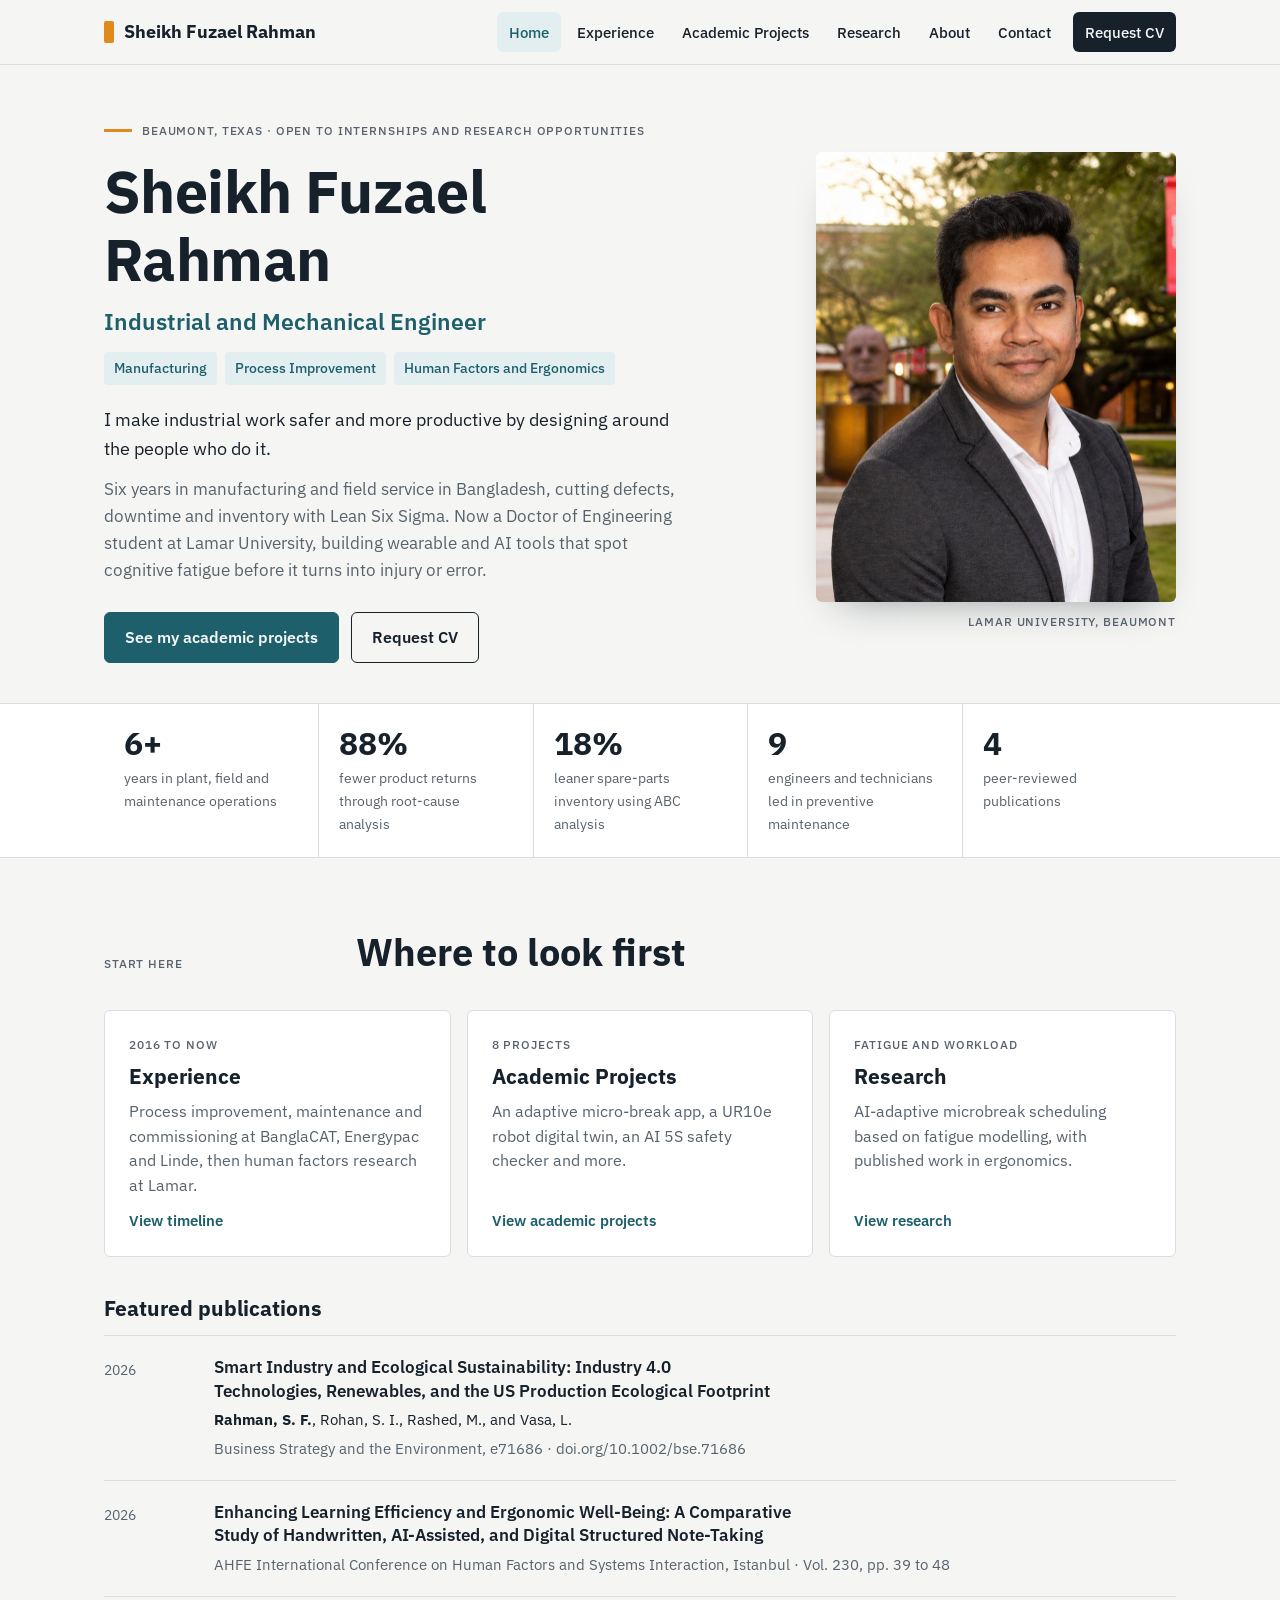
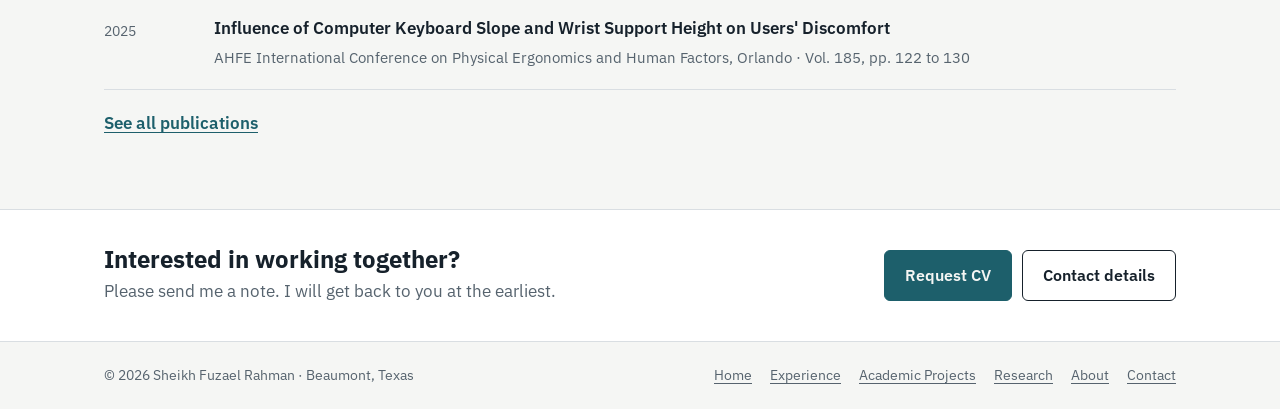
<file: index.html>
<!DOCTYPE html>
<html lang="en-GB">
<head>
<meta charset="utf-8">
<meta name="viewport" content="width=device-width, initial-scale=1">
<title>Sheikh Fuzael Rahman</title>
<meta name="description" content="Sheikh Fuzael Rahman is an industrial engineer working in human factors and ergonomics. Six years in industry, now a Doctor of Engineering student at Lamar University building tools that keep people safe and productive at work.">
<meta property="og:title" content="Sheikh Fuzael Rahman | Industrial and Mechanical Engineer, Manufacturing, Human Factors and Ergonomics">
<meta property="og:description" content="Six years in industry. Now building tools that keep people safe and productive at work.">
<meta property="og:type" content="website">
<link rel="icon" href="assets/favicon.svg" type="image/svg+xml">
<link rel="preconnect" href="https://fonts.googleapis.com">
<link rel="preconnect" href="https://fonts.gstatic.com" crossorigin>
<link href="https://fonts.googleapis.com/css2?family=IBM+Plex+Sans:ital,wght@0,400;0,500;0,600;0,700;1,400&display=swap" rel="stylesheet">
<link rel="stylesheet" href="assets/site.css">
</head>
<body>
<a class="skip" href="#main">Skip to content</a>

<header class="site-header">
  <div class="wrap">
    <a class="brand" href="index.html" aria-label="Sheikh Fuzael Rahman, go to home page" title="Go to home page"><span class="brand-mark" aria-hidden="true"></span>Sheikh Fuzael Rahman</a>
    <button class="menu-btn" id="menu-btn" aria-expanded="false" aria-controls="site-nav">Menu</button>
    <nav class="nav" id="site-nav" aria-label="Main">
      <a href="index.html" aria-current="page">Home</a>
      <a href="experience.html">Experience</a>
      <a href="projects.html">Academic Projects</a>
      <a href="research.html">Research</a>
      <a href="about.html">About</a>
      <a href="contact.html">Contact</a>
      <a href="contact.html#request-cv" class="nav-cta">Request CV</a>
    </nav>
  </div>
</header>

<main id="main">

<!-- HOME -->
<section class="hero" id="top">
  <div class="wrap">
    <div>
      <p class="eyebrow mono">Beaumont, Texas · Open to internships and research opportunities</p>
      <h1>Sheikh Fuzael Rahman</h1>
      <p class="role">Industrial and Mechanical Engineer</p>
      <ul class="focus" aria-label="Areas of focus"><li>Manufacturing</li><li>Process Improvement</li><li>Human Factors and Ergonomics</li></ul>
      <p class="tagline">I make industrial work safer and more productive by designing around the people who do it.</p>
      <p class="sub">Six years in manufacturing and field service in Bangladesh, cutting defects, downtime and inventory with Lean Six Sigma. Now a Doctor of Engineering student at Lamar University, building wearable and AI tools that spot cognitive fatigue before it turns into injury or error.</p>
      <div class="actions">
        <a class="btn primary" href="projects.html">See my academic projects</a>
        <a class="btn" href="mailto:sheikh.fuzael.rahman@outlook.com?subject=CV%20request%20for%20Sheikh%20Fuzael%20Rahman&amp;body=Hello%20Sheikh%2C%0A%0AI%20came%20across%20your%20website%20and%20would%20like%20to%20request%20a%20copy%20of%20your%20CV.%0A%0AName%3A%0AOrganisation%3A%0ARole%20or%20opportunity%3A%0A%0AThank%20you.">Request CV</a>
      </div>
    </div>
    <figure class="portrait" style="margin:0">
      <img src="assets/sheikh-fuzael-rahman.jpg" alt="Sheikh Fuzael Rahman on the Lamar University campus" width="720" height="945">
      <figcaption class="mono">Lamar University, Beaumont</figcaption>
    </figure>
  </div>
</section>

<div class="figures" aria-label="Key figures">
  <div class="wrap">
    <ul>
      <li><div class="num">6+</div><div class="lbl">years in plant, field and maintenance operations</div></li>
      <li><div class="num">88%</div><div class="lbl">fewer product returns through root-cause analysis</div></li>
      <li><div class="num">18%</div><div class="lbl">leaner spare-parts inventory using ABC analysis</div></li>
      <li><div class="num">9</div><div class="lbl">engineers and technicians led in preventive maintenance</div></li>
      <li><div class="num">4</div><div class="lbl">peer-reviewed publications</div></li>
    </ul>
  </div>
</div>

<section class="block" aria-labelledby="start-h">
  <div class="wrap">
    <div class="section-head">
      <span class="mono">Start here</span>
      <div><h2 id="start-h">Where to look first</h2></div>
    </div>
    <div class="highlights">
      <a class="hl" href="experience.html">
        <span class="mono" style="color:var(--muted)">2016 to now</span>
        <h3>Experience</h3>
        <p>Process improvement, maintenance and commissioning at BanglaCAT, Energypac and Linde, then human factors research at Lamar.</p>
        <span class="go">View timeline</span>
      </a>
      <a class="hl" href="projects.html">
        <span class="mono" style="color:var(--muted)">8 projects</span>
        <h3>Academic Projects</h3>
        <p>An adaptive micro-break app, a UR10e robot digital twin, an AI 5S safety checker and more.</p>
        <span class="go">View academic projects</span>
      </a>
      <a class="hl" href="research.html">
        <span class="mono" style="color:var(--muted)">Fatigue and workload</span>
        <h3>Research</h3>
        <p>AI-adaptive microbreak scheduling based on fatigue modelling, with published work in ergonomics.</p>
        <span class="go">View research</span>
      </a>
    </div>

    <h3 class="sub-head" id="featured-pubs">Featured publications</h3>
    <ol class="pubs">
      <li class="pub">
        <span class="yr">2026</span>
        <div>
          <h3><a href="https://doi.org/10.1002/bse.71686" target="_blank" rel="noopener">Smart Industry and Ecological Sustainability: Industry 4.0 Technologies, Renewables, and the US Production Ecological Footprint</a></h3>
          <p class="authors"><strong>Rahman, S. F.</strong>, Rohan, S. I., Rashed, M., and Vasa, L.</p>
          <p class="venue">Business Strategy and the Environment, e71686 · doi.org/10.1002/bse.71686</p>
        </div>
      </li>
      <li class="pub">
        <span class="yr">2026</span>
        <div>
          <h3><a href="https://doi.org/10.54941/ahfe1007975" target="_blank" rel="noopener">Enhancing Learning Efficiency and Ergonomic Well-Being: A Comparative Study of Handwritten, AI-Assisted, and Digital Structured Note-Taking</a></h3>
          <p class="venue">AHFE International Conference on Human Factors and Systems Interaction, Istanbul · Vol. 230, pp. 39 to 48</p>
        </div>
      </li>
      <li class="pub">
        <span class="yr">2025</span>
        <div>
          <h3><a href="https://doi.org/10.54941/ahfe1006472" target="_blank" rel="noopener">Influence of Computer Keyboard Slope and Wrist Support Height on Users' Discomfort</a></h3>
          <p class="venue">AHFE International Conference on Physical Ergonomics and Human Factors, Orlando · Vol. 185, pp. 122 to 130</p>
        </div>
      </li>
    </ol>
    <a class="more-link" href="research.html#publications">See all publications</a>
  </div>
</section>

</main>

<section class="cta-band" aria-label="Get in touch">
  <div class="wrap">
    <div>
      <h2>Interested in working together?</h2>
      <p>Please send me a note. I will get back to you at the earliest.</p>
    </div>
    <div class="btn-row">
      <a class="btn primary" href="mailto:sheikh.fuzael.rahman@outlook.com?subject=CV%20request%20for%20Sheikh%20Fuzael%20Rahman&amp;body=Hello%20Sheikh%2C%0A%0AI%20came%20across%20your%20website%20and%20would%20like%20to%20request%20a%20copy%20of%20your%20CV.%0A%0AName%3A%0AOrganisation%3A%0ARole%20or%20opportunity%3A%0A%0AThank%20you.">Request CV</a>
      <a class="btn" href="contact.html">Contact details</a>
    </div>
  </div>
</section>
<footer>
  <div class="wrap">
    <span>© 2026 Sheikh Fuzael Rahman · Beaumont, Texas</span>
    <nav aria-label="Footer">
      <a href="index.html">Home</a><a href="experience.html">Experience</a><a href="projects.html">Academic Projects</a><a href="research.html">Research</a><a href="about.html">About</a><a href="contact.html">Contact</a>
    </nav>
  </div>
</footer>
<div class="toast" id="toast" role="status" aria-live="polite"></div>
<script src="assets/site.js"></script>
</body>
</html>
</file>
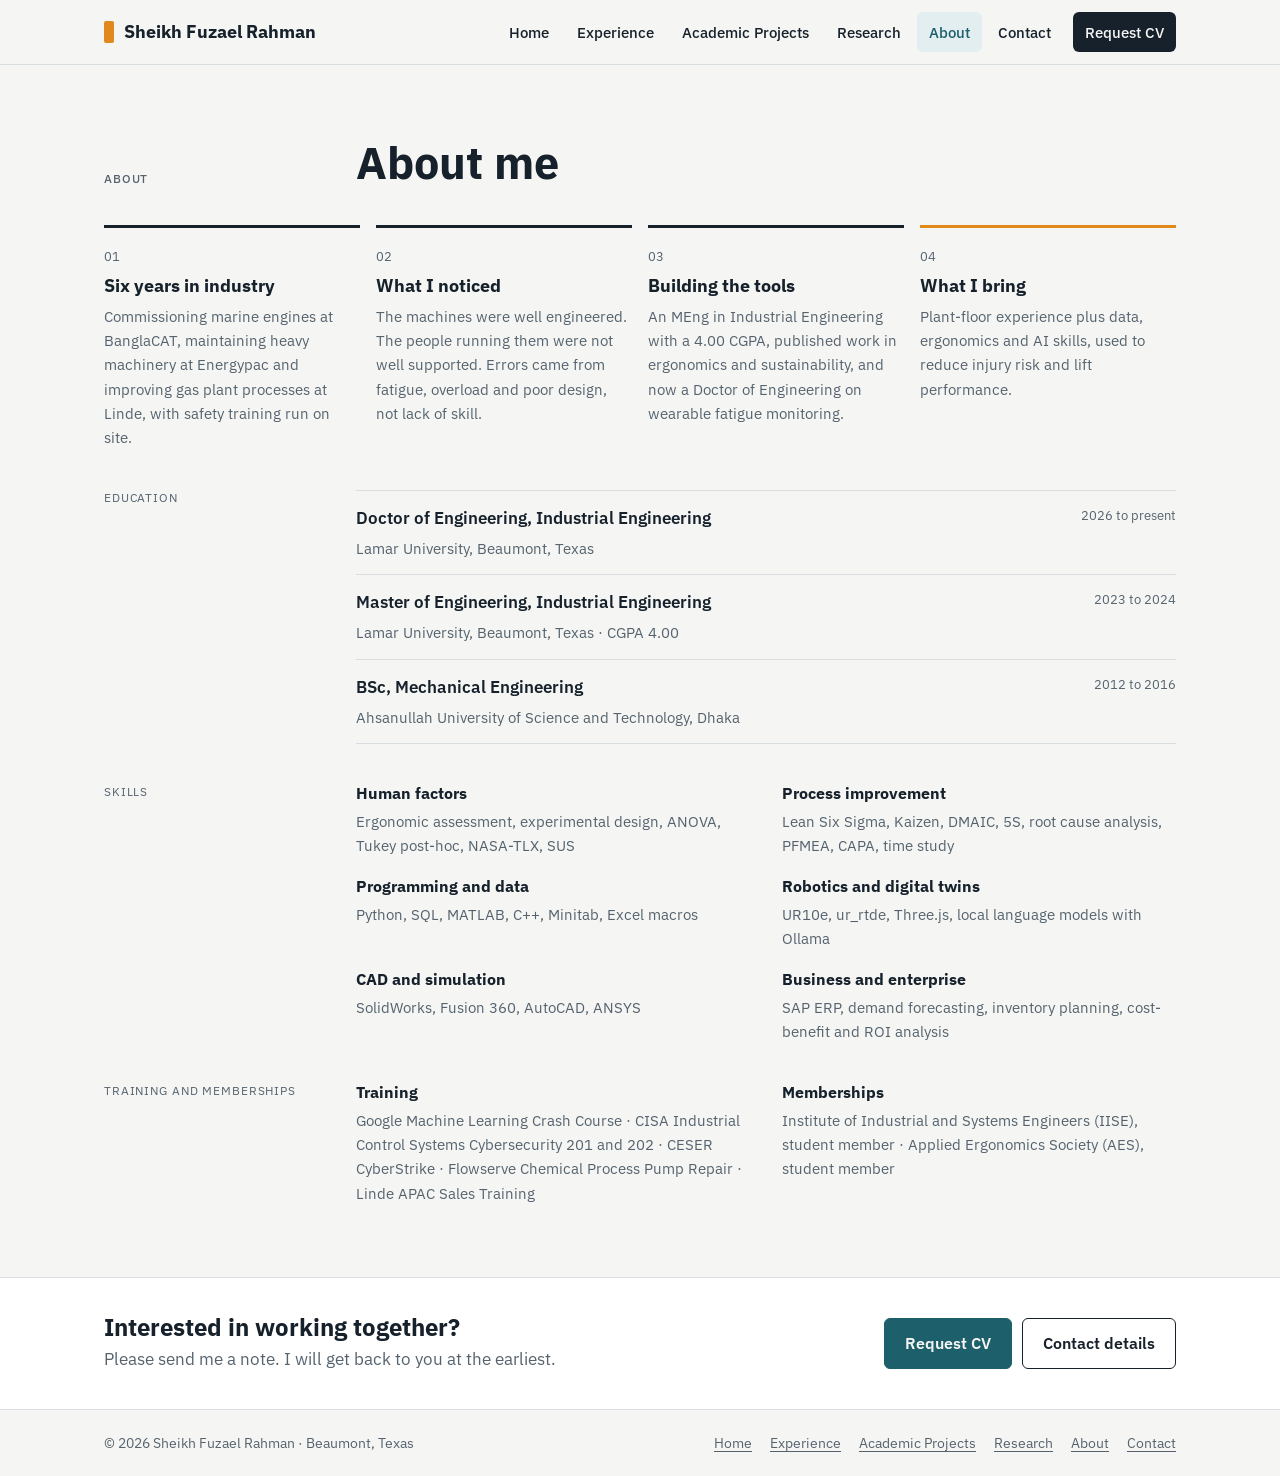
<file: about.html>
<!DOCTYPE html>
<html lang="en-GB">
<head>
<meta charset="utf-8">
<meta name="viewport" content="width=device-width, initial-scale=1">
<title>About | Sheikh Fuzael Rahman</title>
<meta name="description" content="Background, education and skills of Sheikh Fuzael Rahman, industrial engineer in human factors and ergonomics.">
<meta property="og:title" content="Sheikh Fuzael Rahman | Industrial Engineer, Human Factors and Ergonomics">
<meta property="og:description" content="Six years in industry. Now building tools that keep people safe and productive at work.">
<meta property="og:type" content="website">
<link rel="icon" href="assets/favicon.svg" type="image/svg+xml">
<link rel="preconnect" href="https://fonts.googleapis.com">
<link rel="preconnect" href="https://fonts.gstatic.com" crossorigin>
<link href="https://fonts.googleapis.com/css2?family=IBM+Plex+Sans:ital,wght@0,400;0,500;0,600;0,700;1,400&display=swap" rel="stylesheet">
<link rel="stylesheet" href="assets/site.css">
</head>
<body>
<a class="skip" href="#main">Skip to content</a>

<header class="site-header">
  <div class="wrap">
    <a class="brand" href="index.html" aria-label="Sheikh Fuzael Rahman, go to home page" title="Go to home page"><span class="brand-mark" aria-hidden="true"></span>Sheikh Fuzael Rahman</a>
    <button class="menu-btn" id="menu-btn" aria-expanded="false" aria-controls="site-nav">Menu</button>
    <nav class="nav" id="site-nav" aria-label="Main">
      <a href="index.html">Home</a>
      <a href="experience.html">Experience</a>
      <a href="projects.html">Academic Projects</a>
      <a href="research.html">Research</a>
      <a href="about.html" aria-current="page">About</a>
      <a href="contact.html">Contact</a>
      <a href="contact.html#request-cv" class="nav-cta">Request CV</a>
    </nav>
  </div>
</header>

<main id="main">

<!-- ABOUT -->
<section class="block page-intro" id="about" aria-labelledby="about-h">
  <div class="wrap">
    <div class="section-head">
      <span class="mono">About</span>
      <div><h1 id="about-h" style="font-size:clamp(2rem,4vw,2.8rem)">About me</h1></div>
    </div>

    <div class="about-stack">
      <ol class="story">
        <li>
          <h3>Six years in industry</h3>
          <p>Commissioning marine engines at BanglaCAT, maintaining heavy machinery at Energypac and improving gas plant processes at Linde, with safety training run on site.</p>
        </li>
        <li>
          <h3>What I noticed</h3>
          <p>The machines were well engineered. The people running them were not well supported. Errors came from fatigue, overload and poor design, not lack of skill.</p>
        </li>
        <li>
          <h3>Building the tools</h3>
          <p>An MEng in Industrial Engineering with a 4.00 CGPA, published work in ergonomics and sustainability, and now a Doctor of Engineering on wearable fatigue monitoring.</p>
        </li>
        <li>
          <h3>What I bring</h3>
          <p>Plant-floor experience plus data, ergonomics and AI skills, used to reduce injury risk and lift performance.</p>
        </li>
      </ol>

      <div class="body-grid">
        <h3 class="mono" style="color:var(--muted);font-weight:400">Education</h3>
        <ul class="edu">
          <li><strong>Doctor of Engineering, Industrial Engineering</strong><span class="where">Lamar University, Beaumont, Texas</span><span class="when">2026 to present</span></li>
          <li><strong>Master of Engineering, Industrial Engineering</strong><span class="where">Lamar University, Beaumont, Texas · CGPA 4.00</span><span class="when">2023 to 2024</span></li>
          <li><strong>BSc, Mechanical Engineering</strong><span class="where">Ahsanullah University of Science and Technology, Dhaka</span><span class="when">2012 to 2016</span></li>
        </ul>
      </div>

      <div class="body-grid">
        <h3 class="mono" style="color:var(--muted);font-weight:400">Skills</h3>
        <div class="skills">
          <div><h4>Human factors</h4><p>Ergonomic assessment, experimental design, ANOVA, Tukey post-hoc, NASA-TLX, SUS</p></div>
          <div><h4>Process improvement</h4><p>Lean Six Sigma, Kaizen, DMAIC, 5S, root cause analysis, PFMEA, CAPA, time study</p></div>
          <div><h4>Programming and data</h4><p>Python, SQL, MATLAB, C++, Minitab, Excel macros</p></div>
          <div><h4>Robotics and digital twins</h4><p>UR10e, ur_rtde, Three.js, local language models with Ollama</p></div>
          <div><h4>CAD and simulation</h4><p>SolidWorks, Fusion 360, AutoCAD, ANSYS</p></div>
          <div><h4>Business and enterprise</h4><p>SAP ERP, demand forecasting, inventory planning, cost-benefit and ROI analysis</p></div>
        </div>
      </div>

      <div class="body-grid">
        <h3 class="mono" style="color:var(--muted);font-weight:400">Training and memberships</h3>
        <div class="skills">
          <div><h4>Training</h4><p>Google Machine Learning Crash Course · CISA Industrial Control Systems Cybersecurity 201 and 202 · CESER CyberStrike · Flowserve Chemical Process Pump Repair · Linde APAC Sales Training</p></div>
          <div><h4>Memberships</h4><p>Institute of Industrial and Systems Engineers (IISE), student member · Applied Ergonomics Society (AES), student member</p></div>
        </div>
      </div>
    </div>
  </div>
</section>

</main>

<section class="cta-band" aria-label="Get in touch">
  <div class="wrap">
    <div>
      <h2>Interested in working together?</h2>
      <p>Please send me a note. I will get back to you at the earliest.</p>
    </div>
    <div class="btn-row">
      <a class="btn primary" href="mailto:sheikh.fuzael.rahman@outlook.com?subject=CV%20request%20for%20Sheikh%20Fuzael%20Rahman&amp;body=Hello%20Sheikh%2C%0A%0AI%20came%20across%20your%20website%20and%20would%20like%20to%20request%20a%20copy%20of%20your%20CV.%0A%0AName%3A%0AOrganisation%3A%0ARole%20or%20opportunity%3A%0A%0AThank%20you.">Request CV</a>
      <a class="btn" href="contact.html">Contact details</a>
    </div>
  </div>
</section>
<footer>
  <div class="wrap">
    <span>© 2026 Sheikh Fuzael Rahman · Beaumont, Texas</span>
    <nav aria-label="Footer">
      <a href="index.html">Home</a><a href="experience.html">Experience</a><a href="projects.html">Academic Projects</a><a href="research.html">Research</a><a href="about.html">About</a><a href="contact.html">Contact</a>
    </nav>
  </div>
</footer>
<div class="toast" id="toast" role="status" aria-live="polite"></div>
<script src="assets/site.js"></script>
</body>
</html>
</file>
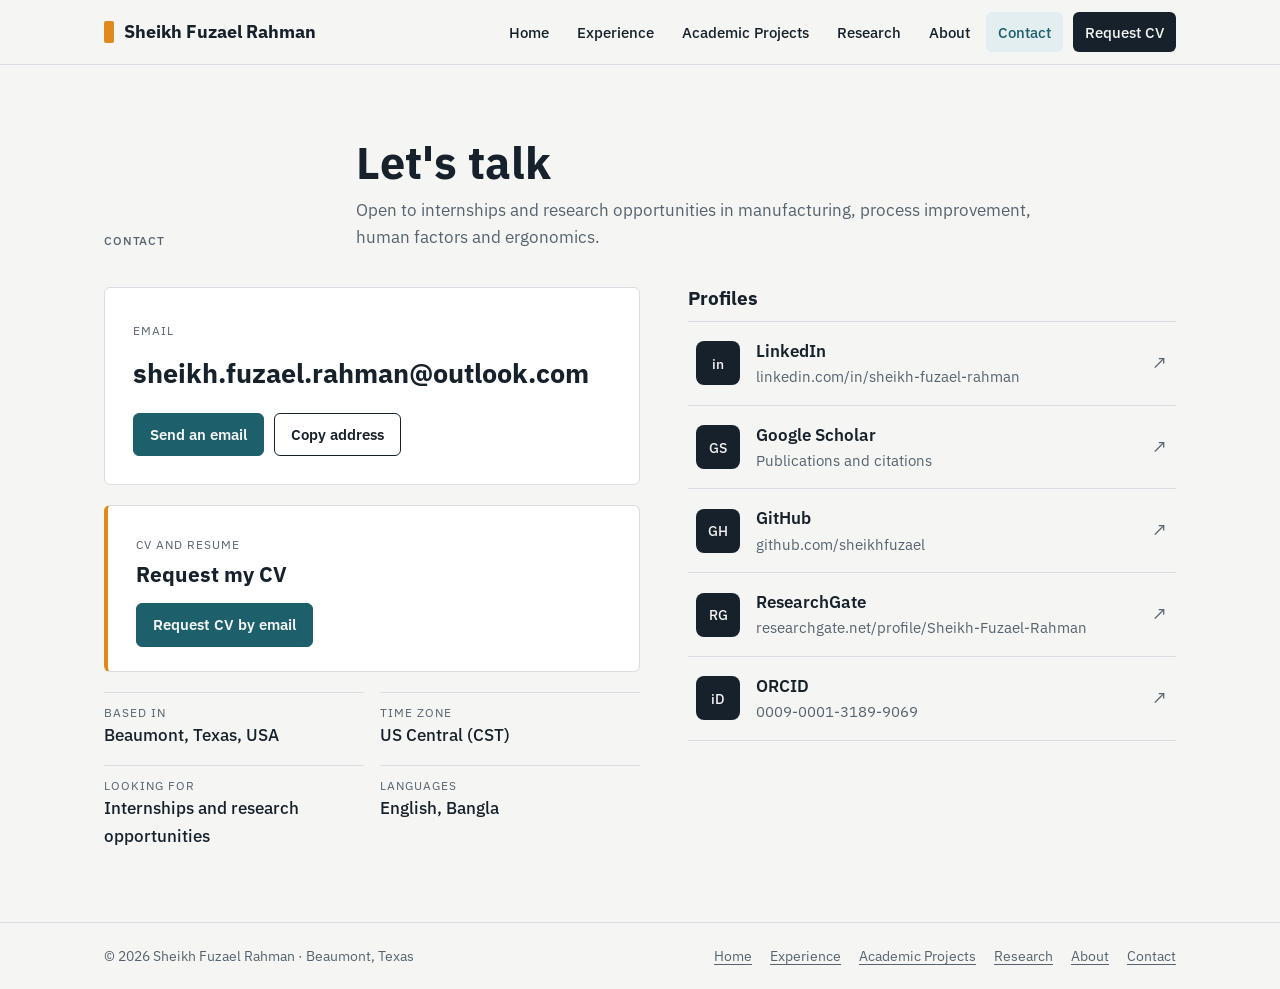
<file: contact.html>
<!DOCTYPE html>
<html lang="en-GB">
<head>
<meta charset="utf-8">
<meta name="viewport" content="width=device-width, initial-scale=1">
<title>Contact | Sheikh Fuzael Rahman</title>
<meta name="description" content="Contact Sheikh Fuzael Rahman or request his CV.">
<meta property="og:title" content="Sheikh Fuzael Rahman | Industrial Engineer, Human Factors and Ergonomics">
<meta property="og:description" content="Six years in industry. Now building tools that keep people safe and productive at work.">
<meta property="og:type" content="website">
<link rel="icon" href="assets/favicon.svg" type="image/svg+xml">
<link rel="preconnect" href="https://fonts.googleapis.com">
<link rel="preconnect" href="https://fonts.gstatic.com" crossorigin>
<link href="https://fonts.googleapis.com/css2?family=IBM+Plex+Sans:ital,wght@0,400;0,500;0,600;0,700;1,400&display=swap" rel="stylesheet">
<link rel="stylesheet" href="assets/site.css">
</head>
<body>
<a class="skip" href="#main">Skip to content</a>

<header class="site-header">
  <div class="wrap">
    <a class="brand" href="index.html" aria-label="Sheikh Fuzael Rahman, go to home page" title="Go to home page"><span class="brand-mark" aria-hidden="true"></span>Sheikh Fuzael Rahman</a>
    <button class="menu-btn" id="menu-btn" aria-expanded="false" aria-controls="site-nav">Menu</button>
    <nav class="nav" id="site-nav" aria-label="Main">
      <a href="index.html">Home</a>
      <a href="experience.html">Experience</a>
      <a href="projects.html">Academic Projects</a>
      <a href="research.html">Research</a>
      <a href="about.html">About</a>
      <a href="contact.html" aria-current="page">Contact</a>
      <a href="contact.html#request-cv" class="nav-cta">Request CV</a>
    </nav>
  </div>
</header>

<main id="main">

<section class="block page-intro" id="contact" aria-labelledby="contact-h">
  <div class="wrap">
    <div class="section-head">
      <span class="mono">Contact</span>
      <div>
        <h1 id="contact-h" style="font-size:clamp(2rem,4vw,2.8rem)">Let's talk</h1>
        <p>Open to internships and research opportunities in manufacturing, process improvement, human factors and ergonomics.</p>
      </div>
    </div>

    <div class="contact-layout">
      <div class="contact-main">
        <div class="email-card">
          <span class="k">Email</span>
          <a class="email-address" href="mailto:sheikh.fuzael.rahman@outlook.com?subject=Hello%20from%20your%20website">sheikh.fuzael.rahman@outlook.com</a>
          <div class="btn-row">
            <a class="btn primary small" href="mailto:sheikh.fuzael.rahman@outlook.com?subject=Hello%20from%20your%20website">Send an email</a>
            <button class="btn small" type="button" data-copy="sheikh.fuzael.rahman@outlook.com">Copy address</button>
          </div>
        </div>

        <div class="cv-card" id="request-cv">
          <span class="k">CV and resume</span>
          <h3>Request my CV</h3>
          <a class="btn primary small" href="mailto:sheikh.fuzael.rahman@outlook.com?subject=CV%20request%20for%20Sheikh%20Fuzael%20Rahman&amp;body=Hello%20Sheikh%2C%0A%0AI%20came%20across%20your%20website%20and%20would%20like%20to%20request%20a%20copy%20of%20your%20CV.%0A%0AName%3A%0AOrganisation%3A%0ARole%20or%20opportunity%3A%0A%0AThank%20you.">Request CV by email</a>
        </div>

        <ul class="facts">
          <li><span class="k">Based in</span><span class="v">Beaumont, Texas, USA</span></li>
          <li><span class="k">Time zone</span><span class="v">US Central (CST)</span></li>
          <li><span class="k">Looking for</span><span class="v">Internships and research opportunities</span></li>
          <li><span class="k">Languages</span><span class="v">English, Bangla</span></li>
        </ul>
      </div>

      <div>
        <h2 class="profiles-head">Profiles</h2>
        <ul class="profiles">
          <li><a href="https://www.linkedin.com/in/sheikh-fuzael-rahman/" target="_blank" rel="noopener"><span class="badge" aria-hidden="true">in</span><span><span class="name">LinkedIn</span><span class="handle">linkedin.com/in/sheikh-fuzael-rahman</span></span><span class="arrow" aria-hidden="true">↗</span></a></li>
          <li><a href="https://scholar.google.com/citations?user=crvmv2EAAAAJ&amp;hl=en" target="_blank" rel="noopener"><span class="badge" aria-hidden="true">GS</span><span><span class="name">Google Scholar</span><span class="handle">Publications and citations</span></span><span class="arrow" aria-hidden="true">↗</span></a></li>
          <li><a href="https://github.com/sheikhfuzael" target="_blank" rel="noopener"><span class="badge" aria-hidden="true">GH</span><span><span class="name">GitHub</span><span class="handle">github.com/sheikhfuzael</span></span><span class="arrow" aria-hidden="true">↗</span></a></li>
          <li><a href="https://www.researchgate.net/profile/Sheikh-Fuzael-Rahman" target="_blank" rel="noopener"><span class="badge" aria-hidden="true">RG</span><span><span class="name">ResearchGate</span><span class="handle">researchgate.net/profile/Sheikh-Fuzael-Rahman</span></span><span class="arrow" aria-hidden="true">↗</span></a></li>
          <li><a href="https://orcid.org/0009-0001-3189-9069" target="_blank" rel="noopener"><span class="badge" aria-hidden="true">iD</span><span><span class="name">ORCID</span><span class="handle">0009-0001-3189-9069</span></span><span class="arrow" aria-hidden="true">↗</span></a></li>
        </ul>
      </div>
    </div>
  </div>
</section>

</main>

<footer>
  <div class="wrap">
    <span>© 2026 Sheikh Fuzael Rahman · Beaumont, Texas</span>
    <nav aria-label="Footer">
      <a href="index.html">Home</a><a href="experience.html">Experience</a><a href="projects.html">Academic Projects</a><a href="research.html">Research</a><a href="about.html">About</a><a href="contact.html">Contact</a>
    </nav>
  </div>
</footer>
<div class="toast" id="toast" role="status" aria-live="polite"></div>
<script src="assets/site.js"></script>
</body>
</html>
</file>
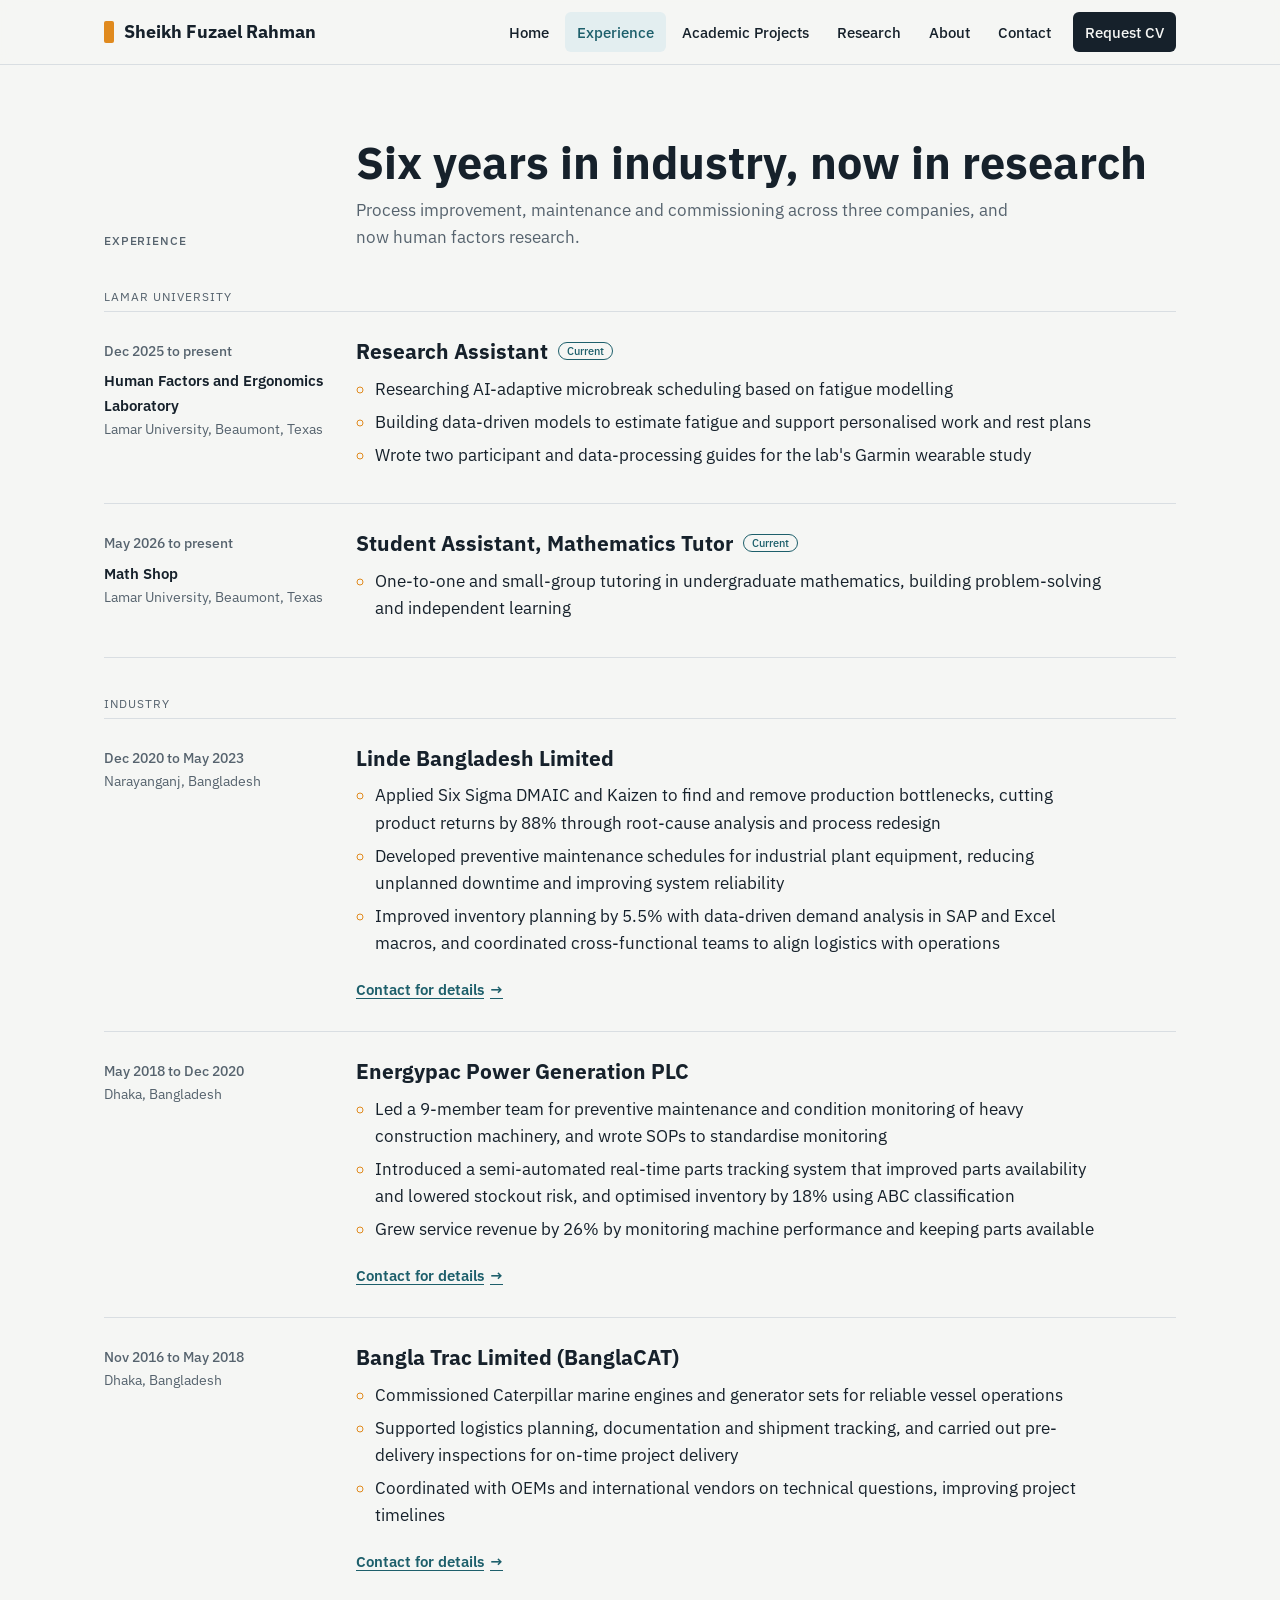
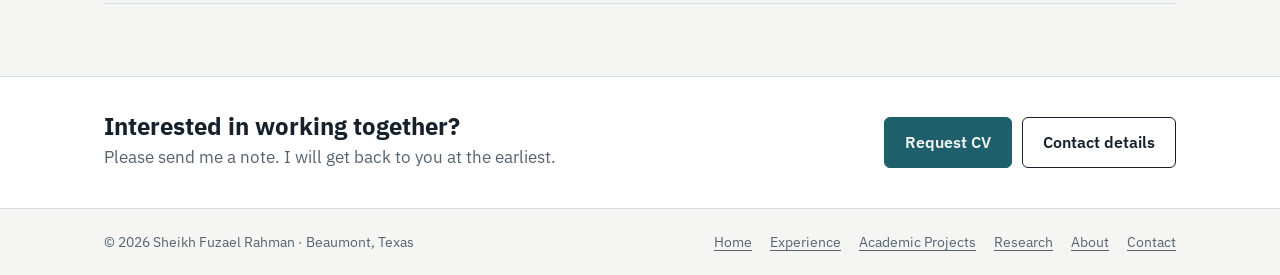
<file: experience.html>
<!DOCTYPE html>
<html lang="en-GB">
<head>
<meta charset="utf-8">
<meta name="viewport" content="width=device-width, initial-scale=1">
<title>Experience | Sheikh Fuzael Rahman</title>
<meta name="description" content="Work history of Sheikh Fuzael Rahman, from BanglaCAT, Energypac and Linde Bangladesh to human factors research at Lamar University.">
<meta property="og:title" content="Sheikh Fuzael Rahman | Industrial Engineer, Human Factors and Ergonomics">
<meta property="og:description" content="Six years in industry. Now building tools that keep people safe and productive at work.">
<meta property="og:type" content="website">
<link rel="icon" href="assets/favicon.svg" type="image/svg+xml">
<link rel="preconnect" href="https://fonts.googleapis.com">
<link rel="preconnect" href="https://fonts.gstatic.com" crossorigin>
<link href="https://fonts.googleapis.com/css2?family=IBM+Plex+Sans:ital,wght@0,400;0,500;0,600;0,700;1,400&display=swap" rel="stylesheet">
<link rel="stylesheet" href="assets/site.css">
</head>
<body>
<a class="skip" href="#main">Skip to content</a>

<header class="site-header">
  <div class="wrap">
    <a class="brand" href="index.html" aria-label="Sheikh Fuzael Rahman, go to home page" title="Go to home page"><span class="brand-mark" aria-hidden="true"></span>Sheikh Fuzael Rahman</a>
    <button class="menu-btn" id="menu-btn" aria-expanded="false" aria-controls="site-nav">Menu</button>
    <nav class="nav" id="site-nav" aria-label="Main">
      <a href="index.html">Home</a>
      <a href="experience.html" aria-current="page">Experience</a>
      <a href="projects.html">Academic Projects</a>
      <a href="research.html">Research</a>
      <a href="about.html">About</a>
      <a href="contact.html">Contact</a>
      <a href="contact.html#request-cv" class="nav-cta">Request CV</a>
    </nav>
  </div>
</header>

<main id="main">

<!-- EXPERIENCE -->
<section class="block page-intro" id="experience" aria-labelledby="exp-h">
  <div class="wrap">
    <div class="section-head">
      <span class="mono">Experience</span>
      <div>
        <h1 id="exp-h" style="font-size:clamp(2rem,4vw,2.8rem)">Six years in industry, now in research</h1>
        <p>Process improvement, maintenance and commissioning across three companies, and now human factors research.</p>
      </div>
    </div>

    <p class="group-label">Lamar University</p>
    <ol class="timeline">
      <li class="job now">
        <div><div class="when">Dec 2025 to present</div><div class="org">Human Factors and Ergonomics Laboratory</div><div class="loc">Lamar University, Beaumont, Texas</div></div>
        <div>
          <h3>Research Assistant</h3>
          <ul>
            <li>Researching AI-adaptive microbreak scheduling based on fatigue modelling</li>
            <li>Building data-driven models to estimate fatigue and support personalised work and rest plans</li>
            <li>Wrote two participant and data-processing guides for the lab's Garmin wearable study</li>
          </ul>
        </div>
      </li>
      <li class="job now">
        <div><div class="when">May 2026 to present</div><div class="org">Math Shop</div><div class="loc">Lamar University, Beaumont, Texas</div></div>
        <div>
          <h3>Student Assistant, Mathematics Tutor</h3>
          <ul>
            <li>One-to-one and small-group tutoring in undergraduate mathematics, building problem-solving and independent learning</li>
          </ul>
        </div>
      </li>
    </ol>

    <p class="group-label">Industry</p>
    <ol class="timeline">
      <li class="job">
        <div><div class="when">Dec 2020 to May 2023</div><div class="loc">Narayanganj, Bangladesh</div></div>
        <div>
          <h3>Linde Bangladesh Limited</h3>
          <ul>
            <li>Applied Six Sigma DMAIC and Kaizen to find and remove production bottlenecks, cutting product returns by 88% through root-cause analysis and process redesign</li>
            <li>Developed preventive maintenance schedules for industrial plant equipment, reducing unplanned downtime and improving system reliability</li>
            <li>Improved inventory planning by 5.5% with data-driven demand analysis in SAP and Excel macros, and coordinated cross-functional teams to align logistics with operations</li>
          </ul>
          <a class="details-link" href="contact.html">Contact for details</a>
        </div>
      </li>
      <li class="job">
        <div><div class="when">May 2018 to Dec 2020</div><div class="loc">Dhaka, Bangladesh</div></div>
        <div>
          <h3>Energypac Power Generation PLC</h3>
          <ul>
            <li>Led a 9-member team for preventive maintenance and condition monitoring of heavy construction machinery, and wrote SOPs to standardise monitoring</li>
            <li>Introduced a semi-automated real-time parts tracking system that improved parts availability and lowered stockout risk, and optimised inventory by 18% using ABC classification</li>
            <li>Grew service revenue by 26% by monitoring machine performance and keeping parts available</li>
          </ul>
          <a class="details-link" href="contact.html">Contact for details</a>
        </div>
      </li>
      <li class="job">
        <div><div class="when">Nov 2016 to May 2018</div><div class="loc">Dhaka, Bangladesh</div></div>
        <div>
          <h3>Bangla Trac Limited (BanglaCAT)</h3>
          <ul>
            <li>Commissioned Caterpillar marine engines and generator sets for reliable vessel operations</li>
            <li>Supported logistics planning, documentation and shipment tracking, and carried out pre-delivery inspections for on-time project delivery</li>
            <li>Coordinated with OEMs and international vendors on technical questions, improving project timelines</li>
          </ul>
          <a class="details-link" href="contact.html">Contact for details</a>
        </div>
      </li>
    </ol>
  </div>
</section>

</main>

<section class="cta-band" aria-label="Get in touch">
  <div class="wrap">
    <div>
      <h2>Interested in working together?</h2>
      <p>Please send me a note. I will get back to you at the earliest.</p>
    </div>
    <div class="btn-row">
      <a class="btn primary" href="mailto:sheikh.fuzael.rahman@outlook.com?subject=CV%20request%20for%20Sheikh%20Fuzael%20Rahman&amp;body=Hello%20Sheikh%2C%0A%0AI%20came%20across%20your%20website%20and%20would%20like%20to%20request%20a%20copy%20of%20your%20CV.%0A%0AName%3A%0AOrganisation%3A%0ARole%20or%20opportunity%3A%0A%0AThank%20you.">Request CV</a>
      <a class="btn" href="contact.html">Contact details</a>
    </div>
  </div>
</section>
<footer>
  <div class="wrap">
    <span>© 2026 Sheikh Fuzael Rahman · Beaumont, Texas</span>
    <nav aria-label="Footer">
      <a href="index.html">Home</a><a href="experience.html">Experience</a><a href="projects.html">Academic Projects</a><a href="research.html">Research</a><a href="about.html">About</a><a href="contact.html">Contact</a>
    </nav>
  </div>
</footer>
<div class="toast" id="toast" role="status" aria-live="polite"></div>
<script src="assets/site.js"></script>
</body>
</html>
</file>
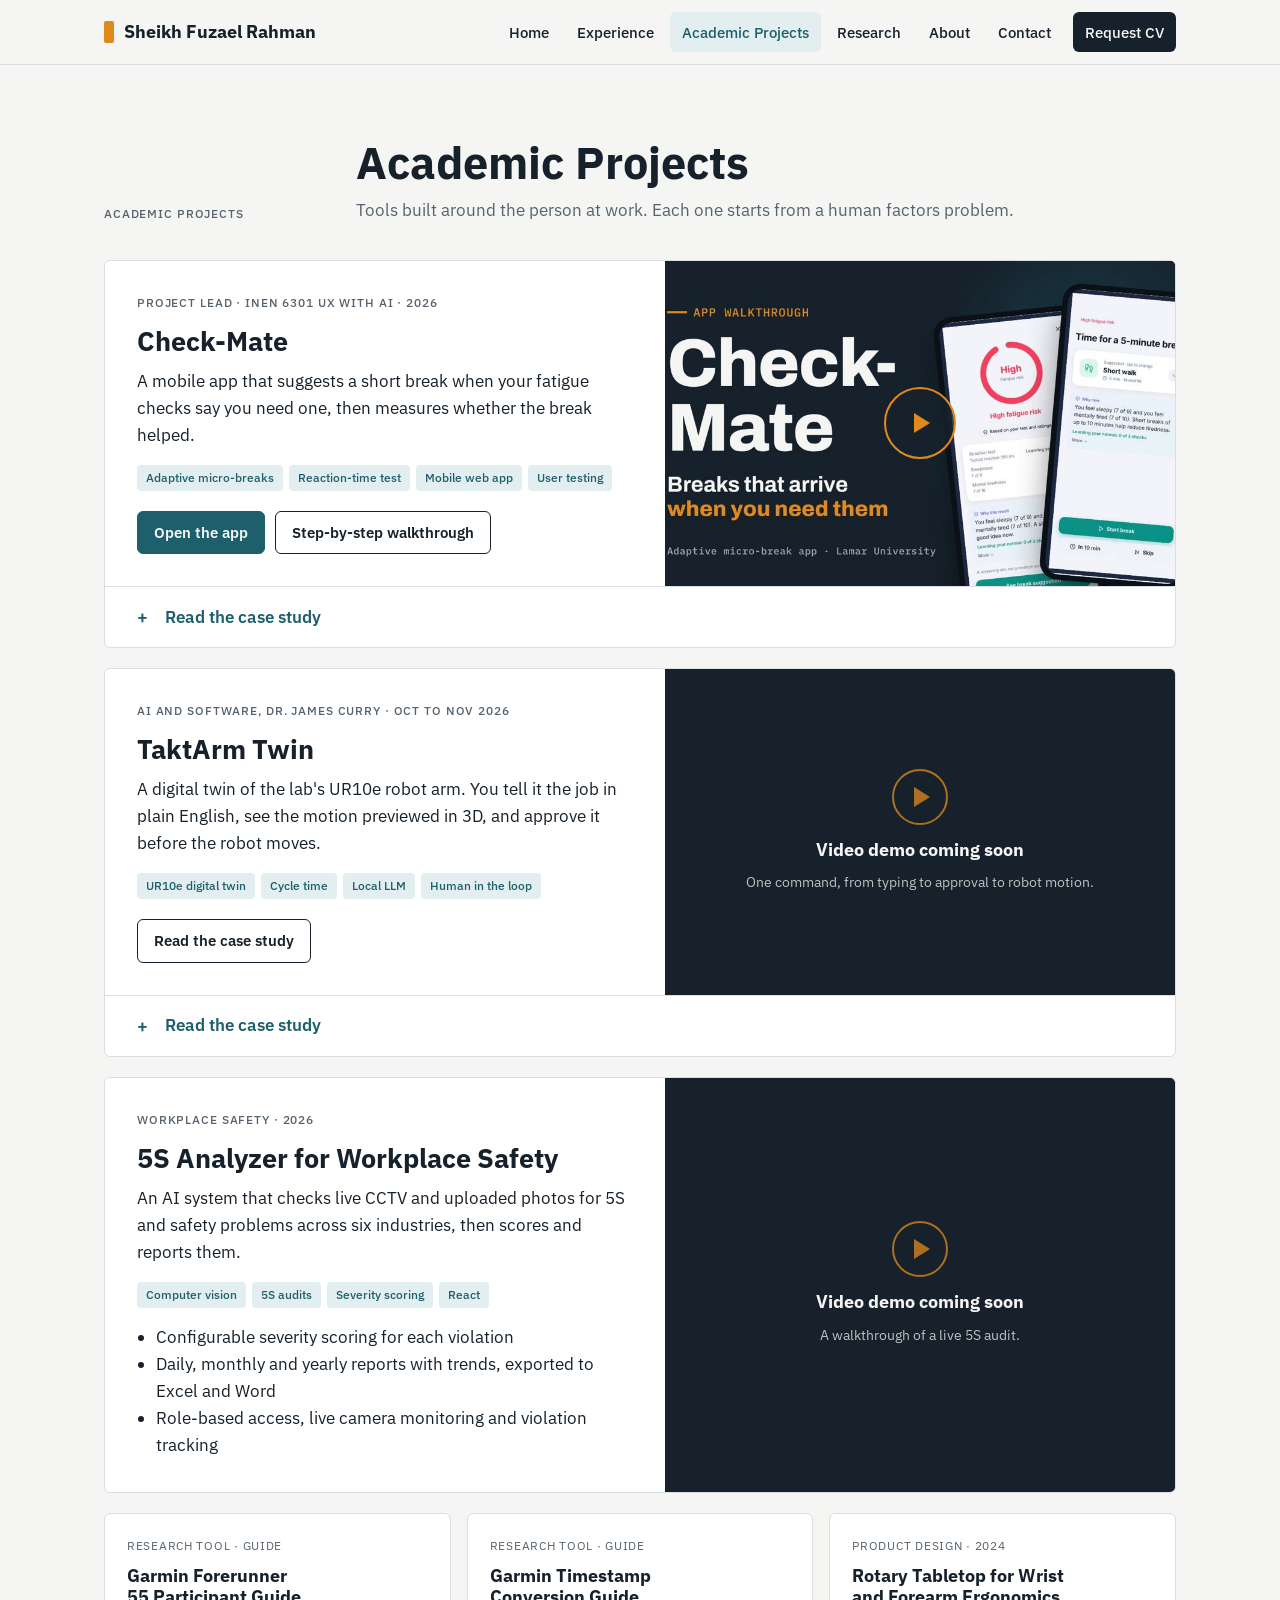
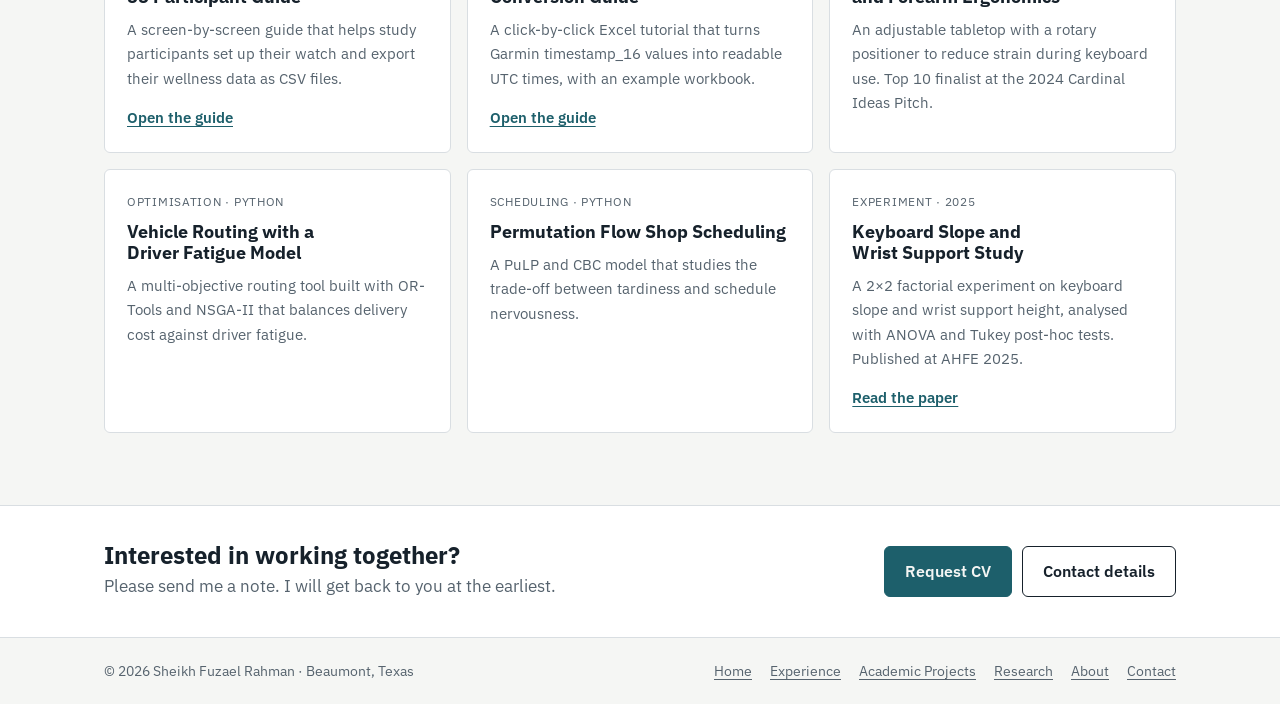
<file: projects.html>
<!DOCTYPE html>
<html lang="en-GB">
<head>
<meta charset="utf-8">
<meta name="viewport" content="width=device-width, initial-scale=1">
<title>Academic Projects | Sheikh Fuzael Rahman</title>
<meta name="description" content="Projects by Sheikh Fuzael Rahman, including Check-Mate, TaktArm Twin and the 5S Analyzer for workplace safety.">
<meta property="og:title" content="Sheikh Fuzael Rahman | Industrial Engineer, Human Factors and Ergonomics">
<meta property="og:description" content="Six years in industry. Now building tools that keep people safe and productive at work.">
<meta property="og:type" content="website">
<link rel="icon" href="assets/favicon.svg" type="image/svg+xml">
<link rel="preconnect" href="https://fonts.googleapis.com">
<link rel="preconnect" href="https://fonts.gstatic.com" crossorigin>
<link href="https://fonts.googleapis.com/css2?family=IBM+Plex+Sans:ital,wght@0,400;0,500;0,600;0,700;1,400&display=swap" rel="stylesheet">
<link rel="stylesheet" href="assets/site.css">
</head>
<body>
<a class="skip" href="#main">Skip to content</a>

<header class="site-header">
  <div class="wrap">
    <a class="brand" href="index.html" aria-label="Sheikh Fuzael Rahman, go to home page" title="Go to home page"><span class="brand-mark" aria-hidden="true"></span>Sheikh Fuzael Rahman</a>
    <button class="menu-btn" id="menu-btn" aria-expanded="false" aria-controls="site-nav">Menu</button>
    <nav class="nav" id="site-nav" aria-label="Main">
      <a href="index.html">Home</a>
      <a href="experience.html">Experience</a>
      <a href="projects.html" aria-current="page">Academic Projects</a>
      <a href="research.html">Research</a>
      <a href="about.html">About</a>
      <a href="contact.html">Contact</a>
      <a href="contact.html#request-cv" class="nav-cta">Request CV</a>
    </nav>
  </div>
</header>

<main id="main">

<!-- PROJECTS -->
<section class="block page-intro" id="projects" aria-labelledby="proj-h">
  <div class="wrap">
    <div class="section-head">
      <span class="mono">Academic Projects</span>
      <div>
        <h1 id="proj-h" style="font-size:clamp(2rem,4vw,2.8rem)">Academic Projects</h1>
        <p>Tools built around the person at work. Each one starts from a human factors problem.</p>
      </div>
    </div>

    <!-- Check-Mate -->
    <article class="feature" id="check-mate">
      <div class="feature-top">
        <div class="feature-text">
          <span class="mono" style="color:var(--muted)">Project Lead · INEN 6301 UX with AI · 2026</span>
          <h3>Check-Mate</h3>
          <p class="lead">A mobile app that suggests a short break when your fatigue checks say you need one, then measures whether the break helped.</p>
          <div class="tags"><span class="tag">Adaptive micro-breaks</span><span class="tag">Reaction-time test</span><span class="tag">Mobile web app</span><span class="tag">User testing</span></div>
          <div class="links">
            <a class="btn primary" href="https://check-mate-app.pages.dev/" target="_blank" rel="noopener">Open the app</a>
            <a class="btn" href="https://check-mate-app.pages.dev/walkthrough/" target="_blank" rel="noopener">Step-by-step walkthrough</a>
          </div>
        </div>
        <div class="media" data-youtube="Wy_d-HKLfkk" data-poster="assets/check-mate-video.jpg" aria-label="Check-Mate app walkthrough video">
          <div class="ph"><span class="play" aria-hidden="true"></span><strong>Video demo coming soon</strong><span>A two-minute tour of the app from sign-up to break history.</span></div>
        </div>
      </div>
      <details class="case">
        <summary>Read the case study</summary>
        <div class="case-body">
          <div>
            <h4>The problem</h4>
            <p>Fixed break schedules ignore how tired a person actually is. People either break too late, after errors creep in, or break when they don't need to and lose time.</p>
          </div>
          <div>
            <h4>How it works</h4>
            <ul>
              <li><strong>Set up.</strong> Create an account and pick favourite break activities</li>
              <li><strong>Quick check.</strong> A sleepiness rating plus a reaction-time test</li>
              <li><strong>Break.</strong> One short activity of up to 10 minutes, matched to fatigue risk</li>
              <li><strong>Recover.</strong> Rate how you feel and retest, so recovery is measured</li>
            </ul>
          </div>
          <div>
            <h4>My role</h4>
            <ul>
              <li>Led the team through the literature review and the study methodology</li>
              <li>Designed and built the user interface with teammate Nirman</li>
              <li>Leading the final stages of development and preparing the user experiments</li>
            </ul>
          </div>
          <div>
            <h4>Why it matters</h4>
            <p>It turns microbreak research into something a worker can use on their phone. Every check and break is logged and can be exported as CSV, so the data feeds straight into analysis.</p>
          </div>
        </div>
      </details>
    </article>

    <!-- TaktArm Twin -->
    <article class="feature" id="taktarm-twin">
      <div class="feature-top">
        <div class="feature-text">
          <span class="mono" style="color:var(--muted)">AI and Software, Dr. James Curry · Oct to Nov 2026</span>
          <h3>TaktArm Twin</h3>
          <p class="lead">A digital twin of the lab's UR10e robot arm. You tell it the job in plain English, see the motion previewed in 3D, and approve it before the robot moves.</p>
          <div class="tags"><span class="tag">UR10e digital twin</span><span class="tag">Cycle time</span><span class="tag">Local LLM</span><span class="tag">Human in the loop</span></div>
          <div class="links">
            <a class="btn" href="#taktarm-case" onclick="document.getElementById('taktarm-case').open=true">Read the case study</a>
          </div>
        </div>
        <div class="media" data-youtube="" aria-label="TaktArm Twin video demo">
          <div class="ph"><span class="play" aria-hidden="true"></span><strong>Video demo coming soon</strong><span>One command, from typing to approval to robot motion.</span></div>
        </div>
      </div>
      <details class="case" id="taktarm-case">
        <summary>Read the case study</summary>
        <div class="case-body">
          <div>
            <h4>The problem</h4>
            <p>Programming a cobot for each new task is slow, and operators often cannot see what the robot will do before it moves.</p>
          </div>
          <div>
            <h4>What I built</h4>
            <ul>
              <li>Plain-language commands read by an offline language model</li>
              <li>A preview arm that shows the plan before anything moves</li>
              <li>The fastest process within the 1000 mm/s safety limit, with the time it saves</li>
              <li>Charts comparing cycle time, energy and peak power across speeds</li>
              <li>Payload checks against the 12.5 kg limit and bin fit checks</li>
            </ul>
          </div>
          <div class="full">
            <h4>Results in simulation</h4>
            <div class="result-row">
              <div class="result"><div class="num">37 to 40%</div><div class="lbl">shorter predicted cycle time</div></div>
              <div class="result"><div class="num">65.8 s → 39.5 s</div><div class="lbl">six-object batch</div></div>
              <div class="result"><div class="num">≈ ⅓</div><div class="lbl">less predicted energy per cycle</div></div>
            </div>
            <p class="note" style="margin-top:10px">These are twin predictions. They will be checked against measurements on the real robot.</p>
          </div>
          <div>
            <h4>Human factors angle</h4>
            <p>The operator stays in control, because no motion runs without approval. A planned user study will measure workload (NASA-TLX), trust and usability (SUS).</p>
          </div>
          <div>
            <h4>Built with</h4>
            <p>Python, FastAPI, Qwen 2.5 3B through Ollama, Three.js with the official UR10e model, NumPy and OpenCV. About 9,700 lines of code and 83 automated tests. Hardware is a UR10e with a Robotiq Hand-E gripper and wrist camera.</p>
          </div>
        </div>
      </details>
    </article>

    <!-- 5S Analyzer -->
    <article class="feature" id="5s-analyzer">
      <div class="feature-top">
        <div class="feature-text">
          <span class="mono" style="color:var(--muted)">Workplace safety · 2026</span>
          <h3>5S Analyzer for Workplace Safety</h3>
          <p class="lead">An AI system that checks live CCTV and uploaded photos for 5S and safety problems across six industries, then scores and reports them.</p>
          <div class="tags"><span class="tag">Computer vision</span><span class="tag">5S audits</span><span class="tag">Severity scoring</span><span class="tag">React</span></div>
          <ul style="margin:4px 0 0;padding-left:1.1em">
            <li>Configurable severity scoring for each violation</li>
            <li>Daily, monthly and yearly reports with trends, exported to Excel and Word</li>
            <li>Role-based access, live camera monitoring and violation tracking</li>
          </ul>
        </div>
        <div class="media" data-youtube="" aria-label="5S Analyzer video demo">
          <div class="ph"><span class="play" aria-hidden="true"></span><strong>Video demo coming soon</strong><span>A walkthrough of a live 5S audit.</span></div>
        </div>
      </div>
    </article>

    <div class="cards">
      <article class="card">
        <span class="kind">Research tool · Guide</span>
        <h3>Garmin Forerunner 55 Participant Guide</h3>
        <p>A screen-by-screen guide that helps study participants set up their watch and export their wellness data as CSV files.</p>
        <div class="links"><a href="https://sheikhfuzael.github.io/garmin-forerunner55-guide/" target="_blank" rel="noopener">Open the guide</a></div>
      </article>
      <article class="card">
        <span class="kind">Research tool · Guide</span>
        <h3>Garmin Timestamp Conversion Guide</h3>
        <p>A click-by-click Excel tutorial that turns Garmin timestamp_16 values into readable UTC times, with an example workbook.</p>
        <div class="links"><a href="https://sheikhfuzael.github.io/garmin-timestamp-guide/" target="_blank" rel="noopener">Open the guide</a></div>
      </article>
      <article class="card">
        <span class="kind">Product design · 2024</span>
        <h3>Rotary Tabletop for Wrist and Forearm Ergonomics</h3>
        <p>An adjustable tabletop with a rotary positioner to reduce strain during keyboard use. Top 10 finalist at the 2024 Cardinal Ideas Pitch.</p>
      </article>
      <article class="card">
        <span class="kind">Optimisation · Python</span>
        <h3>Vehicle Routing with a Driver Fatigue Model</h3>
        <p>A multi-objective routing tool built with OR-Tools and NSGA-II that balances delivery cost against driver fatigue.</p>
      </article>
      <article class="card">
        <span class="kind">Scheduling · Python</span>
        <h3>Permutation Flow Shop Scheduling</h3>
        <p>A PuLP and CBC model that studies the trade-off between tardiness and schedule nervousness.</p>
      </article>
      <article class="card">
        <span class="kind">Experiment · 2025</span>
        <h3>Keyboard Slope and Wrist Support Study</h3>
        <p>A 2×2 factorial experiment on keyboard slope and wrist support height, analysed with ANOVA and Tukey post-hoc tests. Published at AHFE 2025.</p>
        <div class="links"><a href="https://doi.org/10.54941/ahfe1006472" target="_blank" rel="noopener">Read the paper</a></div>
      </article>
    </div>
  </div>
</section>

</main>

<section class="cta-band" aria-label="Get in touch">
  <div class="wrap">
    <div>
      <h2>Interested in working together?</h2>
      <p>Please send me a note. I will get back to you at the earliest.</p>
    </div>
    <div class="btn-row">
      <a class="btn primary" href="mailto:sheikh.fuzael.rahman@outlook.com?subject=CV%20request%20for%20Sheikh%20Fuzael%20Rahman&amp;body=Hello%20Sheikh%2C%0A%0AI%20came%20across%20your%20website%20and%20would%20like%20to%20request%20a%20copy%20of%20your%20CV.%0A%0AName%3A%0AOrganisation%3A%0ARole%20or%20opportunity%3A%0A%0AThank%20you.">Request CV</a>
      <a class="btn" href="contact.html">Contact details</a>
    </div>
  </div>
</section>
<footer>
  <div class="wrap">
    <span>© 2026 Sheikh Fuzael Rahman · Beaumont, Texas</span>
    <nav aria-label="Footer">
      <a href="index.html">Home</a><a href="experience.html">Experience</a><a href="projects.html">Academic Projects</a><a href="research.html">Research</a><a href="about.html">About</a><a href="contact.html">Contact</a>
    </nav>
  </div>
</footer>
<div class="toast" id="toast" role="status" aria-live="polite"></div>
<script src="assets/site.js"></script>
</body>
</html>
</file>
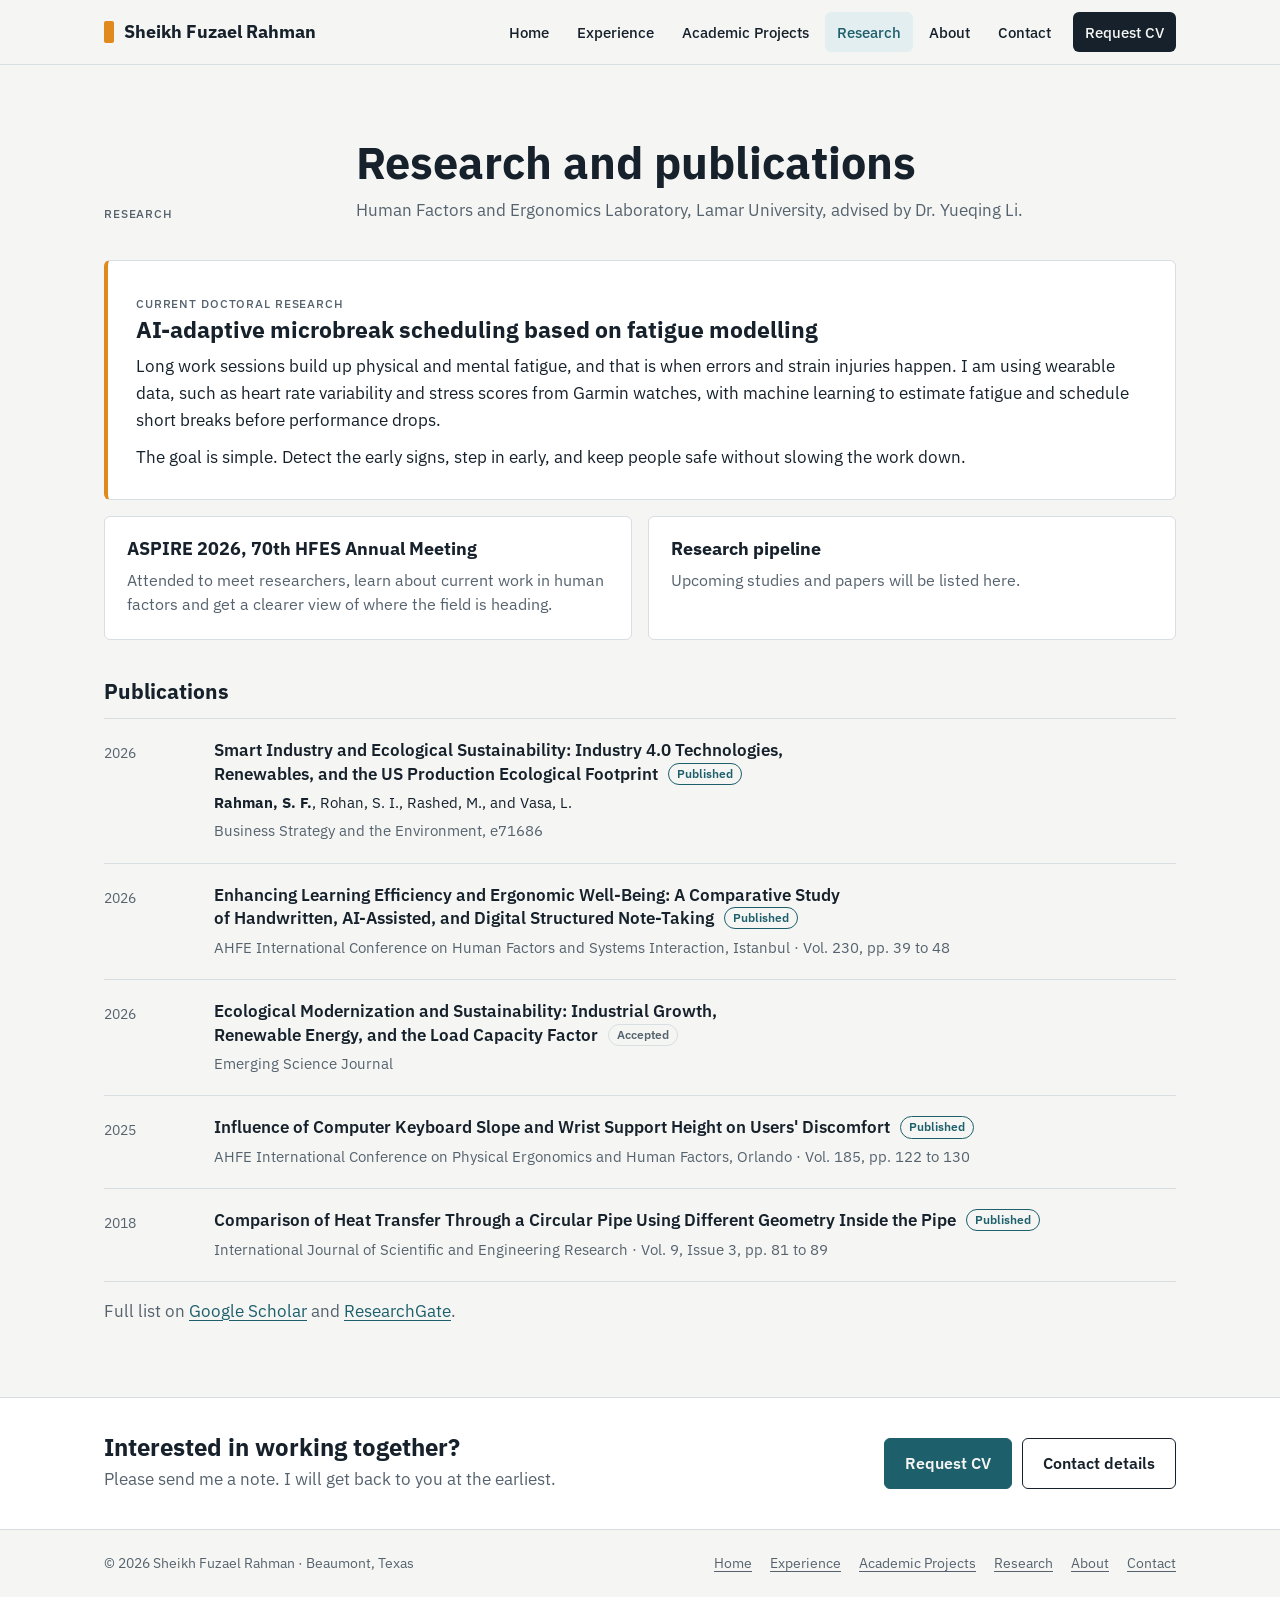
<file: research.html>
<!DOCTYPE html>
<html lang="en-GB">
<head>
<meta charset="utf-8">
<meta name="viewport" content="width=device-width, initial-scale=1">
<title>Research | Sheikh Fuzael Rahman</title>
<meta name="description" content="Research and publications of Sheikh Fuzael Rahman in human factors, ergonomics and industrial sustainability.">
<meta property="og:title" content="Sheikh Fuzael Rahman | Industrial Engineer, Human Factors and Ergonomics">
<meta property="og:description" content="Six years in industry. Now building tools that keep people safe and productive at work.">
<meta property="og:type" content="website">
<link rel="icon" href="assets/favicon.svg" type="image/svg+xml">
<link rel="preconnect" href="https://fonts.googleapis.com">
<link rel="preconnect" href="https://fonts.gstatic.com" crossorigin>
<link href="https://fonts.googleapis.com/css2?family=IBM+Plex+Sans:ital,wght@0,400;0,500;0,600;0,700;1,400&display=swap" rel="stylesheet">
<link rel="stylesheet" href="assets/site.css">
</head>
<body>
<a class="skip" href="#main">Skip to content</a>

<header class="site-header">
  <div class="wrap">
    <a class="brand" href="index.html" aria-label="Sheikh Fuzael Rahman, go to home page" title="Go to home page"><span class="brand-mark" aria-hidden="true"></span>Sheikh Fuzael Rahman</a>
    <button class="menu-btn" id="menu-btn" aria-expanded="false" aria-controls="site-nav">Menu</button>
    <nav class="nav" id="site-nav" aria-label="Main">
      <a href="index.html">Home</a>
      <a href="experience.html">Experience</a>
      <a href="projects.html">Academic Projects</a>
      <a href="research.html" aria-current="page">Research</a>
      <a href="about.html">About</a>
      <a href="contact.html">Contact</a>
      <a href="contact.html#request-cv" class="nav-cta">Request CV</a>
    </nav>
  </div>
</header>

<main id="main">

<!-- RESEARCH -->
<section class="block page-intro" id="research" aria-labelledby="res-h">
  <div class="wrap">
    <div class="section-head">
      <span class="mono">Research</span>
      <div>
        <h1 id="res-h" style="font-size:clamp(2rem,4vw,2.8rem)">Research and publications</h1>
        <p>Human Factors and Ergonomics Laboratory, Lamar University, advised by Dr. Yueqing Li.</p>
      </div>
    </div>

    <div class="research-now">
      <span class="mono" style="color:var(--muted)">Current doctoral research</span>
      <h3>AI-adaptive microbreak scheduling based on fatigue modelling</h3>
      <p>Long work sessions build up physical and mental fatigue, and that is when errors and strain injuries happen. I am using wearable data, such as heart rate variability and stress scores from Garmin watches, with machine learning to estimate fatigue and schedule short breaks before performance drops.</p>
      <p>The goal is simple. Detect the early signs, step in early, and keep people safe without slowing the work down.</p>
    </div>

    <div class="two-col">
      <div class="panel">
        <h3>ASPIRE 2026, 70th HFES Annual Meeting</h3>
        <p>Attended to meet researchers, learn about current work in human factors and get a clearer view of where the field is heading.</p>
      </div>
      <div class="panel">
        <h3>Research pipeline</h3>
        <p>Upcoming studies and papers will be listed here.</p>
      </div>
    </div>

    <h3 class="sub-head" id="publications">Publications</h3>
    <ol class="pubs">
      <li class="pub">
        <span class="yr">2026</span>
        <div>
          <h3><a href="https://doi.org/10.1002/bse.71686" target="_blank" rel="noopener">Smart Industry and Ecological Sustainability: Industry 4.0 Technologies, Renewables, and the US Production Ecological Footprint</a> <span class="status ok">Published</span></h3>
          <p class="authors"><strong>Rahman, S. F.</strong>, Rohan, S. I., Rashed, M., and Vasa, L.</p>
          <p class="venue">Business Strategy and the Environment, e71686</p>
        </div>
      </li>
      <li class="pub">
        <span class="yr">2026</span>
        <div>
          <h3><a href="https://doi.org/10.54941/ahfe1007975" target="_blank" rel="noopener">Enhancing Learning Efficiency and Ergonomic Well-Being: A Comparative Study of Handwritten, AI-Assisted, and Digital Structured Note-Taking</a> <span class="status ok">Published</span></h3>
          <p class="venue">AHFE International Conference on Human Factors and Systems Interaction, Istanbul · Vol. 230, pp. 39 to 48</p>
        </div>
      </li>
      <li class="pub">
        <span class="yr">2026</span>
        <div>
          <h3>Ecological Modernization and Sustainability: Industrial Growth, Renewable Energy, and the Load Capacity Factor <span class="status">Accepted</span></h3>
          <p class="venue">Emerging Science Journal</p>
        </div>
      </li>
      <li class="pub">
        <span class="yr">2025</span>
        <div>
          <h3><a href="https://doi.org/10.54941/ahfe1006472" target="_blank" rel="noopener">Influence of Computer Keyboard Slope and Wrist Support Height on Users' Discomfort</a> <span class="status ok">Published</span></h3>
          <p class="venue">AHFE International Conference on Physical Ergonomics and Human Factors, Orlando · Vol. 185, pp. 122 to 130</p>
        </div>
      </li>
      <li class="pub">
        <span class="yr">2018</span>
        <div>
          <h3><a href="http://dx.doi.org/10.14299/ijser.2018.03.03" target="_blank" rel="noopener">Comparison of Heat Transfer Through a Circular Pipe Using Different Geometry Inside the Pipe</a> <span class="status ok">Published</span></h3>
          <p class="venue">International Journal of Scientific and Engineering Research · Vol. 9, Issue 3, pp. 81 to 89</p>
        </div>
      </li>
    </ol>
    <p style="margin-top:16px;color:var(--muted)">Full list on <a href="https://scholar.google.com/citations?user=crvmv2EAAAAJ&amp;hl=en" target="_blank" rel="noopener">Google Scholar</a> and <a href="https://www.researchgate.net/profile/Sheikh-Fuzael-Rahman" target="_blank" rel="noopener">ResearchGate</a>.</p>
  </div>
</section>

</main>

<section class="cta-band" aria-label="Get in touch">
  <div class="wrap">
    <div>
      <h2>Interested in working together?</h2>
      <p>Please send me a note. I will get back to you at the earliest.</p>
    </div>
    <div class="btn-row">
      <a class="btn primary" href="mailto:sheikh.fuzael.rahman@outlook.com?subject=CV%20request%20for%20Sheikh%20Fuzael%20Rahman&amp;body=Hello%20Sheikh%2C%0A%0AI%20came%20across%20your%20website%20and%20would%20like%20to%20request%20a%20copy%20of%20your%20CV.%0A%0AName%3A%0AOrganisation%3A%0ARole%20or%20opportunity%3A%0A%0AThank%20you.">Request CV</a>
      <a class="btn" href="contact.html">Contact details</a>
    </div>
  </div>
</section>
<footer>
  <div class="wrap">
    <span>© 2026 Sheikh Fuzael Rahman · Beaumont, Texas</span>
    <nav aria-label="Footer">
      <a href="index.html">Home</a><a href="experience.html">Experience</a><a href="projects.html">Academic Projects</a><a href="research.html">Research</a><a href="about.html">About</a><a href="contact.html">Contact</a>
    </nav>
  </div>
</footer>
<div class="toast" id="toast" role="status" aria-live="polite"></div>
<script src="assets/site.js"></script>
</body>
</html>
</file>
<file: assets/site.css>
:root {
  /* Layout idea: a plant-floor logbook. Steel ink on cool paper, one hi-vis amber rule marking what matters, mono labels for tenures and units. */
  --paper: #f5f6f4;
  --surface: #ffffff;
  --ink: #16212b;
  --muted: #56636e;
  --line: #d9dee2;
  --accent: #1d5f6b;
  --accent-soft: #e3eef0;
  --hivis: #e08a1e;
  --font-display: "IBM Plex Sans", "Segoe UI", Roboto, Helvetica, Arial, sans-serif;
  --font-body: "IBM Plex Sans", "Segoe UI", Roboto, Helvetica, Arial, sans-serif;
  --font-mono: "IBM Plex Sans", "Segoe UI", Roboto, Helvetica, Arial, sans-serif;
  --max: 1120px;
  --radius: 6px;
  color-scheme: light;
}
@media (prefers-color-scheme: dark) {
  :root:not([data-theme="light"]) {
    --paper: #10171d;
    --surface: #172129;
    --ink: #e7ecef;
    --muted: #9eabb5;
    --line: #2a3742;
    --accent: #6fb7c2;
    --accent-soft: #1b3036;
    --hivis: #f0a443;
    color-scheme: dark;
  }
}
:root[data-theme="dark"] {
  --paper: #10171d;
  --surface: #172129;
  --ink: #e7ecef;
  --muted: #9eabb5;
  --line: #2a3742;
  --accent: #6fb7c2;
  --accent-soft: #1b3036;
  --hivis: #f0a443;
  color-scheme: dark;
}

* { box-sizing: border-box; }
html { scroll-behavior: smooth; scroll-padding-top: 76px; }
@media (prefers-reduced-motion: reduce) { html { scroll-behavior: auto; } }
body {
  margin: 0;
  background: var(--paper);
  color: var(--ink);
  font-family: var(--font-body);
  font-size: 17px;
  line-height: 1.6;
  -webkit-font-smoothing: antialiased;
}
img { max-width: 100%; display: block; }
a { color: var(--accent); text-underline-offset: 3px; }
a:hover { text-decoration-thickness: 2px; }
:focus-visible { outline: 3px solid var(--hivis); outline-offset: 2px; border-radius: 2px; }
h1, h2, h3, h4 { font-family: var(--font-display); line-height: 1.15; text-wrap: balance; margin: 0; }
p { margin: 0; }
.wrap { max-width: var(--max); margin: 0 auto; padding: 0 24px; }
.mono { font-family: var(--font-mono); font-size: 0.78rem; font-weight: 500; text-transform: uppercase; letter-spacing: 0.07em; font-variant-numeric: tabular-nums; }
.skip { position: absolute; left: -999px; top: 8px; background: var(--ink); color: var(--paper); padding: 8px 12px; z-index: 100; }
.skip:focus { left: 8px; }

/* Header */
.site-header {
  position: sticky; top: 0; z-index: 50;
  background: color-mix(in srgb, var(--paper) 92%, transparent);
  backdrop-filter: blur(8px);
  border-bottom: 1px solid var(--line);
}
.site-header .wrap { display: flex; align-items: center; justify-content: space-between; gap: 16px; min-height: 64px; }
.brand { font-family: var(--font-display); font-weight: 700; font-size: 1.1rem; color: var(--ink); text-decoration: none; display: flex; align-items: center; gap: 10px; }
.brand-mark { width: 10px; height: 22px; background: var(--hivis); border-radius: 2px; }
.nav { display: flex; gap: 4px; align-items: center; }
.nav a { color: var(--ink); text-decoration: none; font-weight: 500; font-size: 0.95rem; padding: 8px 12px; border-radius: var(--radius); }
.nav a:hover, .nav a[aria-current="page"] { background: var(--accent-soft); color: var(--accent); }
.nav .nav-cta { background: var(--ink); color: var(--paper); margin-left: 6px; }
.nav .nav-cta:hover { background: var(--accent); color: #fff; }
.menu-btn { display: none; background: none; border: 1px solid var(--line); color: var(--ink); border-radius: var(--radius); padding: 8px 12px; font: inherit; font-weight: 600; cursor: pointer; }
@media (max-width: 1060px) {
  .menu-btn { display: inline-block; }
  .nav { display: none; position: absolute; top: 64px; left: 0; right: 0; flex-direction: column; align-items: stretch; background: var(--paper); border-bottom: 1px solid var(--line); padding: 8px 16px 16px; }
  .nav.open { display: flex; }
  .nav .nav-cta { margin-left: 0; text-align: center; }
}

/* Hero */
.hero { padding: 56px 0 40px; }
.hero .wrap { display: grid; grid-template-columns: 1.35fr 1fr; gap: 48px; align-items: center; }
.eyebrow { color: var(--muted); display: flex; align-items: center; gap: 10px; margin-bottom: 16px; }
.eyebrow::before { content: ""; width: 28px; height: 3px; background: var(--hivis); }
.hero h1 { font-size: clamp(2.4rem, 5.2vw, 3.7rem); font-weight: 700; letter-spacing: -0.01em; }
.hero .role { font-family: var(--font-display); font-size: clamp(1.15rem, 2.2vw, 1.45rem); font-weight: 600; color: var(--accent); margin-top: 10px; }
.hero .tagline { font-size: 1.15rem; max-width: 34em; margin-top: 20px; color: var(--ink); }
.hero .sub { color: var(--muted); max-width: 36em; margin-top: 12px; }
.actions { display: flex; flex-wrap: wrap; gap: 12px; margin-top: 28px; }
.btn { display: inline-flex; align-items: center; gap: 8px; padding: 12px 20px; border-radius: var(--radius); font-weight: 600; text-decoration: none; border: 1.5px solid var(--ink); color: var(--ink); background: transparent; font-size: 0.98rem; }
.btn:hover { background: var(--accent-soft); }
.btn.primary { background: var(--accent); border-color: var(--accent); color: var(--paper); }
.btn.primary:hover { background: var(--ink); border-color: var(--ink); color: var(--paper); }

.portrait { position: relative; }
.portrait img { border-radius: var(--radius); aspect-ratio: 4 / 5; height: auto; object-fit: cover; object-position: 50% 20%; width: 100%; max-width: 360px; margin-left: auto; box-shadow: 0 20px 40px -24px rgba(16, 23, 29, 0.45); }
.portrait figcaption { color: var(--muted); text-align: right; margin-top: 10px; }
@media (max-width: 860px) {
  .hero { padding-top: 32px; }
  .hero .wrap { grid-template-columns: 1fr; gap: 28px; }
  .portrait { order: -1; }
  .portrait img { max-width: 150px; margin: 0; aspect-ratio: 1 / 1; object-position: 50% 25%; }
  .portrait figcaption { display: none; }
  .portrait figcaption { text-align: left; }
}

/* Key numbers */
.figures { border-top: 1px solid var(--line); border-bottom: 1px solid var(--line); background: var(--surface); }
.figures ul { list-style: none; margin: 0; padding: 0; display: grid; grid-template-columns: repeat(5, 1fr); }
.figures li { padding: 22px 20px; border-left: 1px solid var(--line); }
.figures li:first-child { border-left: 0; }
.figures .num { font-family: var(--font-display); font-size: 2rem; font-weight: 700; font-variant-numeric: tabular-nums; line-height: 1.1; }
.figures .lbl { color: var(--muted); font-size: 0.9rem; margin-top: 4px; }
@media (max-width: 860px) {
  .figures ul { grid-template-columns: repeat(2, 1fr); }
  .figures li { border-left: 0; border-top: 1px solid var(--line); }
  .figures li:nth-child(-n+2) { border-top: 0; }
  .figures li:nth-child(even) { border-left: 1px solid var(--line); }
  .figures li:last-child { grid-column: 1 / -1; border-left: 0; }
}

/* Sections */
section.block { padding: 72px 0; }
section.block + section.block { border-top: 1px solid var(--line); }
.section-head { display: grid; grid-template-columns: 220px 1fr; gap: 32px; margin-bottom: 36px; align-items: end; }
.section-head .mono { color: var(--muted); }
.section-head h2 { font-size: clamp(1.8rem, 3.4vw, 2.4rem); font-weight: 700; }
.section-head p { color: var(--muted); max-width: 40em; margin-top: 8px; }
.body-grid { display: grid; grid-template-columns: 220px 1fr; gap: 32px; }
@media (max-width: 860px) {
  section.block { padding: 52px 0; }
  .section-head, .body-grid { grid-template-columns: 1fr; gap: 8px; }
  .body-grid { gap: 20px; }
}

/* Highlights */
.highlights { display: grid; grid-template-columns: repeat(3, 1fr); gap: 16px; }
.hl { background: var(--surface); border: 1px solid var(--line); border-radius: var(--radius); padding: 24px; text-decoration: none; color: var(--ink); display: flex; flex-direction: column; gap: 10px; transition: border-color 0.15s; }
.hl:hover { border-color: var(--accent); }
.hl h3 { font-size: 1.3rem; }
.hl p { color: var(--muted); font-size: 0.97rem; }
.hl .go { margin-top: auto; color: var(--accent); font-weight: 600; font-size: 0.95rem; }
@media (max-width: 860px) { .highlights { grid-template-columns: 1fr; } }

/* Publications */
.pubs { list-style: none; margin: 0; padding: 0; display: grid; gap: 0; }
.pub { display: grid; grid-template-columns: 90px 1fr; gap: 20px; padding: 20px 0; border-top: 1px solid var(--line); }
.pub:last-child { border-bottom: 1px solid var(--line); }
.pub .yr { font-family: var(--font-mono); color: var(--muted); font-size: 0.9rem; padding-top: 2px; }
.pub h3 { font-family: var(--font-body); font-size: 1.05rem; font-weight: 600; line-height: 1.4; }
.pub h3 a { color: var(--ink); text-decoration: none; }
.pub h3 a:hover { color: var(--accent); text-decoration: underline; }
.pub .venue { color: var(--muted); font-size: 0.95rem; margin-top: 4px; }
.pub .authors { font-size: 0.95rem; margin-top: 4px; }
.status { display: inline-block; font-family: var(--font-mono); font-size: 0.72rem; padding: 2px 8px; border-radius: 99px; border: 1px solid var(--line); color: var(--muted); margin-left: 6px; vertical-align: 2px; }
.status.ok { border-color: var(--accent); color: var(--accent); }
@media (max-width: 600px) { .pub { grid-template-columns: 1fr; gap: 4px; } }
.more-link { margin-top: 20px; display: inline-block; font-weight: 600; }

/* Timeline */
.timeline { list-style: none; margin: 0; padding: 0; position: relative; }
.job { display: grid; grid-template-columns: 220px 1fr; gap: 32px; padding: 28px 0; border-top: 1px solid var(--line); }
.job:last-child { border-bottom: 1px solid var(--line); }
.job .when { font-family: var(--font-mono); font-size: 0.88rem; font-weight: 500; color: var(--muted); font-variant-numeric: tabular-nums; }
.job .org { font-weight: 600; color: var(--ink); font-family: var(--font-body); font-size: 0.95rem; margin-top: 6px; }
.job .loc { color: var(--muted); font-size: 0.9rem; }
.job h3 { font-size: 1.3rem; }
.job ul { margin: 12px 0 0; padding-left: 1.1em; max-width: 44em; }
.job li { margin: 6px 0; }
.job li::marker { color: var(--hivis); }
.job.now h3::after { content: "Current"; font-family: var(--font-mono); font-size: 0.7rem; font-weight: 500; color: var(--accent); border: 1px solid var(--accent); border-radius: 99px; padding: 1px 8px; margin-left: 10px; vertical-align: 4px; }
.group-label { font-family: var(--font-mono); font-size: 0.78rem; color: var(--muted); text-transform: uppercase; letter-spacing: 0.08em; margin: 36px 0 4px; }
.group-label:first-child { margin-top: 0; }
@media (max-width: 860px) { .job { grid-template-columns: 1fr; gap: 6px; } }

/* Projects */
.feature { background: var(--surface); border: 1px solid var(--line); border-radius: var(--radius); overflow: hidden; margin-bottom: 20px; }
.feature-top { display: grid; grid-template-columns: 1.1fr 1fr; }
.feature-text { padding: 32px; display: flex; flex-direction: column; gap: 12px; }
.feature-text h3 { font-size: 1.7rem; }
.feature-text .meta { color: var(--muted); }
.feature-text .lead { font-size: 1.05rem; }
.tags { display: flex; flex-wrap: wrap; gap: 6px; margin-top: 4px; }
.tag { font-family: var(--font-mono); font-size: 0.78rem; font-weight: 500; background: var(--accent-soft); color: var(--accent); padding: 3px 9px; border-radius: 4px; }
.links { display: flex; flex-wrap: wrap; gap: 10px; margin-top: 8px; }
.links .btn { padding: 9px 16px; font-size: 0.92rem; }
.media { background: var(--ink); color: var(--paper); display: flex; align-items: center; justify-content: center; min-height: 280px; position: relative; padding: 24px; }
.media .ph { text-align: center; max-width: 22em; }
.media .ph strong { display: block; font-family: var(--font-display); font-size: 1.15rem; margin: 10px 0 4px; }
.media .ph span { font-size: 0.9rem; opacity: 0.75; }
.play { width: 56px; height: 56px; border-radius: 50%; border: 2px solid var(--hivis); display: inline-flex; align-items: center; justify-content: center; }
.play::after { content: ""; border-left: 16px solid var(--hivis); border-top: 10px solid transparent; border-bottom: 10px solid transparent; margin-left: 4px; }
.media iframe { position: absolute; inset: 0; width: 100%; height: 100%; border: 0; }
.media.has-video { padding: 0; }
.poster { position: absolute; inset: 0; display: flex; align-items: center; justify-content: center; background: var(--ink); }
.poster img { position: absolute; inset: 0; width: 100%; height: 100%; object-fit: cover; }
.poster .play { position: relative; width: 72px; height: 72px; background: rgba(22, 33, 43, 0.82); border-color: var(--hivis); transition: transform 0.15s; }
.poster:hover .play, .poster:focus-visible .play { transform: scale(1.08); }
.case { border-top: 1px solid var(--line); }
.case summary { cursor: pointer; padding: 16px 32px; font-weight: 600; color: var(--accent); list-style: none; display: flex; align-items: center; gap: 10px; }
.case summary::-webkit-details-marker { display: none; }
.case summary::before { content: "+"; font-family: var(--font-mono); font-size: 1.1rem; width: 1em; }
.case[open] summary::before { content: "\2212"; }
.case-body { padding: 0 32px 32px; display: grid; grid-template-columns: repeat(2, 1fr); gap: 24px 40px; }
.case-body h4 { font-size: 1.05rem; margin-bottom: 6px; }
.case-body ul { margin: 0; padding-left: 1.1em; }
.case-body li { margin: 4px 0; }
.case-body .full { grid-column: 1 / -1; }
.result-row { display: grid; grid-template-columns: repeat(3, 1fr); gap: 12px; }
.result { border: 1px solid var(--line); border-radius: var(--radius); padding: 14px 16px; }
.result .num { font-family: var(--font-display); font-size: 1.6rem; font-weight: 700; font-variant-numeric: tabular-nums; }
.result .lbl { font-size: 0.88rem; color: var(--muted); }
.note { font-size: 0.88rem; color: var(--muted); font-style: italic; }
@media (max-width: 860px) {
  .feature-top { grid-template-columns: 1fr; }
  .media { min-height: 220px; }
  .feature-text { padding: 24px; }
  .case summary { padding: 16px 24px; }
  .case-body { padding: 0 24px 24px; grid-template-columns: 1fr; }
  .result-row { grid-template-columns: 1fr; }
}
.cards { display: grid; grid-template-columns: repeat(3, 1fr); gap: 16px; margin-top: 8px; }
.card { background: var(--surface); border: 1px solid var(--line); border-radius: var(--radius); padding: 22px; display: flex; flex-direction: column; gap: 10px; }
.card .kind { font-family: var(--font-mono); font-size: 0.75rem; color: var(--muted); text-transform: uppercase; letter-spacing: 0.06em; }
.card h3 { font-size: 1.15rem; }
.card p { font-size: 0.95rem; color: var(--muted); }
.card .links { margin-top: auto; padding-top: 6px; }
.card .links a { font-weight: 600; font-size: 0.92rem; }
@media (max-width: 960px) { .cards { grid-template-columns: repeat(2, 1fr); } }
@media (max-width: 600px) { .cards { grid-template-columns: 1fr; } }
.sub-head { font-family: var(--font-display); font-size: 1.3rem; margin: 40px 0 14px; }

/* Research */
.research-now { background: var(--surface); border: 1px solid var(--line); border-left: 4px solid var(--hivis); border-radius: var(--radius); padding: 28px; }
.research-now h3 { font-size: 1.45rem; margin-bottom: 10px; }
.research-now p + p { margin-top: 10px; }
.two-col { display: grid; grid-template-columns: 1fr 1fr; gap: 16px; margin-top: 16px; }
.panel { border: 1px solid var(--line); border-radius: var(--radius); padding: 22px; background: var(--surface); }
.panel h3 { font-size: 1.1rem; margin-bottom: 8px; }
.panel p { color: var(--muted); font-size: 0.97rem; }
@media (max-width: 860px) { .two-col { grid-template-columns: 1fr; } }

/* About */
.story { list-style: none; margin: 0; padding: 0; display: grid; grid-template-columns: repeat(4, 1fr); gap: 16px; counter-reset: s; }
.story li { counter-increment: s; border-top: 3px solid var(--ink); padding-top: 14px; }
.story li:last-child { border-top-color: var(--hivis); }
.story li::before { content: "0" counter(s); font-family: var(--font-mono); color: var(--muted); font-size: 0.8rem; }
.story h3 { font-size: 1.15rem; margin: 6px 0 8px; }
.story p { font-size: 0.95rem; color: var(--muted); }
@media (max-width: 960px) { .story { grid-template-columns: repeat(2, 1fr); } }
@media (max-width: 600px) { .story { grid-template-columns: 1fr; } }
.edu { list-style: none; margin: 0; padding: 0; }
.edu li { display: grid; grid-template-columns: 1fr auto; gap: 4px 16px; padding: 14px 0; border-top: 1px solid var(--line); }
.edu li:last-child { border-bottom: 1px solid var(--line); }
.edu strong { font-weight: 600; }
.edu .where { color: var(--muted); font-size: 0.95rem; grid-column: 1; }
.edu .when { font-family: var(--font-mono); font-size: 0.82rem; color: var(--muted); grid-row: 1; grid-column: 2; text-align: right; }
.skills { display: grid; grid-template-columns: repeat(2, 1fr); gap: 20px 32px; }
.skills h4 { font-size: 1rem; margin-bottom: 6px; }
.skills p { color: var(--muted); font-size: 0.95rem; }
@media (max-width: 600px) { .skills { grid-template-columns: 1fr; } .edu li { grid-template-columns: 1fr; } .edu .when { grid-row: auto; grid-column: 1; text-align: left; } }
.about-stack { display: grid; gap: 40px; }


/* Page intro spacing */
.page-intro { padding-top: 56px; }
.page-intro.block { border-top: 0; }
@media (max-width: 860px) { .page-intro { padding-top: 36px; } }

/* Contact page */
.contact-layout { display: grid; grid-template-columns: 1.1fr 1fr; gap: 48px; align-items: start; }
.contact-main { display: grid; gap: 20px; }
.email-card { background: var(--surface); border: 1px solid var(--line); border-radius: var(--radius); padding: 28px; }
.email-card .k, .profiles .k, .cv-card .k { font-family: var(--font-mono); font-size: 0.75rem; text-transform: uppercase; letter-spacing: 0.08em; color: var(--muted); }
.email-address { display: block; font-family: var(--font-display); font-weight: 700; font-size: clamp(1.25rem, 2.6vw, 1.7rem); color: var(--ink); text-decoration: none; margin: 8px 0 18px; overflow-wrap: anywhere; }
.email-address:hover { color: var(--accent); }
.btn-row { display: flex; flex-wrap: wrap; gap: 10px; }
.btn.small { padding: 9px 16px; font-size: 0.92rem; cursor: pointer; font-family: inherit; }
.cv-card { border: 1px solid var(--line); border-left: 4px solid var(--hivis); border-radius: var(--radius); padding: 24px 28px; background: var(--surface); }
.cv-card h3 { font-size: 1.3rem; margin: 6px 0 16px; }
.cv-card p { color: var(--muted); margin-bottom: 16px; max-width: 34em; }
.facts { list-style: none; margin: 0; padding: 0; display: grid; grid-template-columns: repeat(2, 1fr); gap: 16px; }
.facts li { border-top: 1px solid var(--line); padding-top: 10px; }
.facts .k { font-family: var(--font-mono); font-size: 0.75rem; text-transform: uppercase; letter-spacing: 0.08em; color: var(--muted); display: block; }
.facts .v { font-weight: 500; }
.profiles { list-style: none; margin: 0; padding: 0; border-top: 1px solid var(--line); }
.profiles li { border-bottom: 1px solid var(--line); }
.profiles a { display: grid; grid-template-columns: 44px 1fr auto; gap: 16px; align-items: center; padding: 16px 8px; text-decoration: none; color: var(--ink); border-radius: var(--radius); }
.profiles a:hover { background: var(--accent-soft); }
.profiles a:hover .arrow { transform: translate(2px, -2px); color: var(--accent); }
.badge { width: 44px; height: 44px; border-radius: 8px; background: var(--ink); color: var(--paper); display: flex; align-items: center; justify-content: center; font-family: var(--font-mono); font-weight: 500; font-size: 0.9rem; }
.profiles .name { font-weight: 600; display: block; }
.profiles .handle { color: var(--muted); font-size: 0.92rem; display: block; overflow-wrap: anywhere; }
.arrow { color: var(--muted); font-size: 1.2rem; transition: transform 0.15s; }
.profiles-head { font-family: var(--font-display); font-size: 1.2rem; margin-bottom: 12px; }
@media (max-width: 860px) { .contact-layout { grid-template-columns: 1fr; gap: 36px; } .email-card, .cv-card { padding: 22px; } }
@media (max-width: 480px) { .facts { grid-template-columns: 1fr; } }

/* Closing band on every page */
.cta-band { border-top: 1px solid var(--line); background: var(--surface); }
.cta-band .wrap { display: flex; align-items: center; justify-content: space-between; gap: 24px; flex-wrap: wrap; padding-top: 36px; padding-bottom: 36px; }
.cta-band h2 { font-size: 1.5rem; }
.cta-band p { color: var(--muted); margin-top: 4px; }

footer { background: var(--paper); color: var(--muted); border-top: 1px solid var(--line); padding: 22px 0; font-size: 0.88rem; }
footer .wrap { display: flex; justify-content: space-between; flex-wrap: wrap; gap: 8px 24px; }
footer nav { display: flex; flex-wrap: wrap; gap: 6px 18px; }
footer a { color: inherit; }
footer a:hover { color: var(--accent); }
.toast { position: fixed; left: 50%; bottom: 24px; transform: translateX(-50%); background: var(--ink); color: var(--paper); padding: 10px 16px; border-radius: var(--radius); font-size: 0.92rem; opacity: 0; pointer-events: none; transition: opacity 0.2s; z-index: 80; }
.toast.show { opacity: 1; }

.details-link { display: inline-flex; align-items: center; gap: 6px; margin-top: 14px; font-weight: 600; font-size: 0.92rem; }
.details-link::after { content: "\2192"; transition: transform 0.15s; }
.details-link:hover::after { transform: translateX(3px); }

.focus { list-style: none; margin: 12px 0 0; padding: 0; display: flex; flex-wrap: wrap; gap: 8px; }
.focus li { font-family: var(--font-mono); font-size: 0.88rem; font-weight: 500; color: var(--accent); background: var(--accent-soft); border-radius: 4px; padding: 5px 10px; }
</file>
